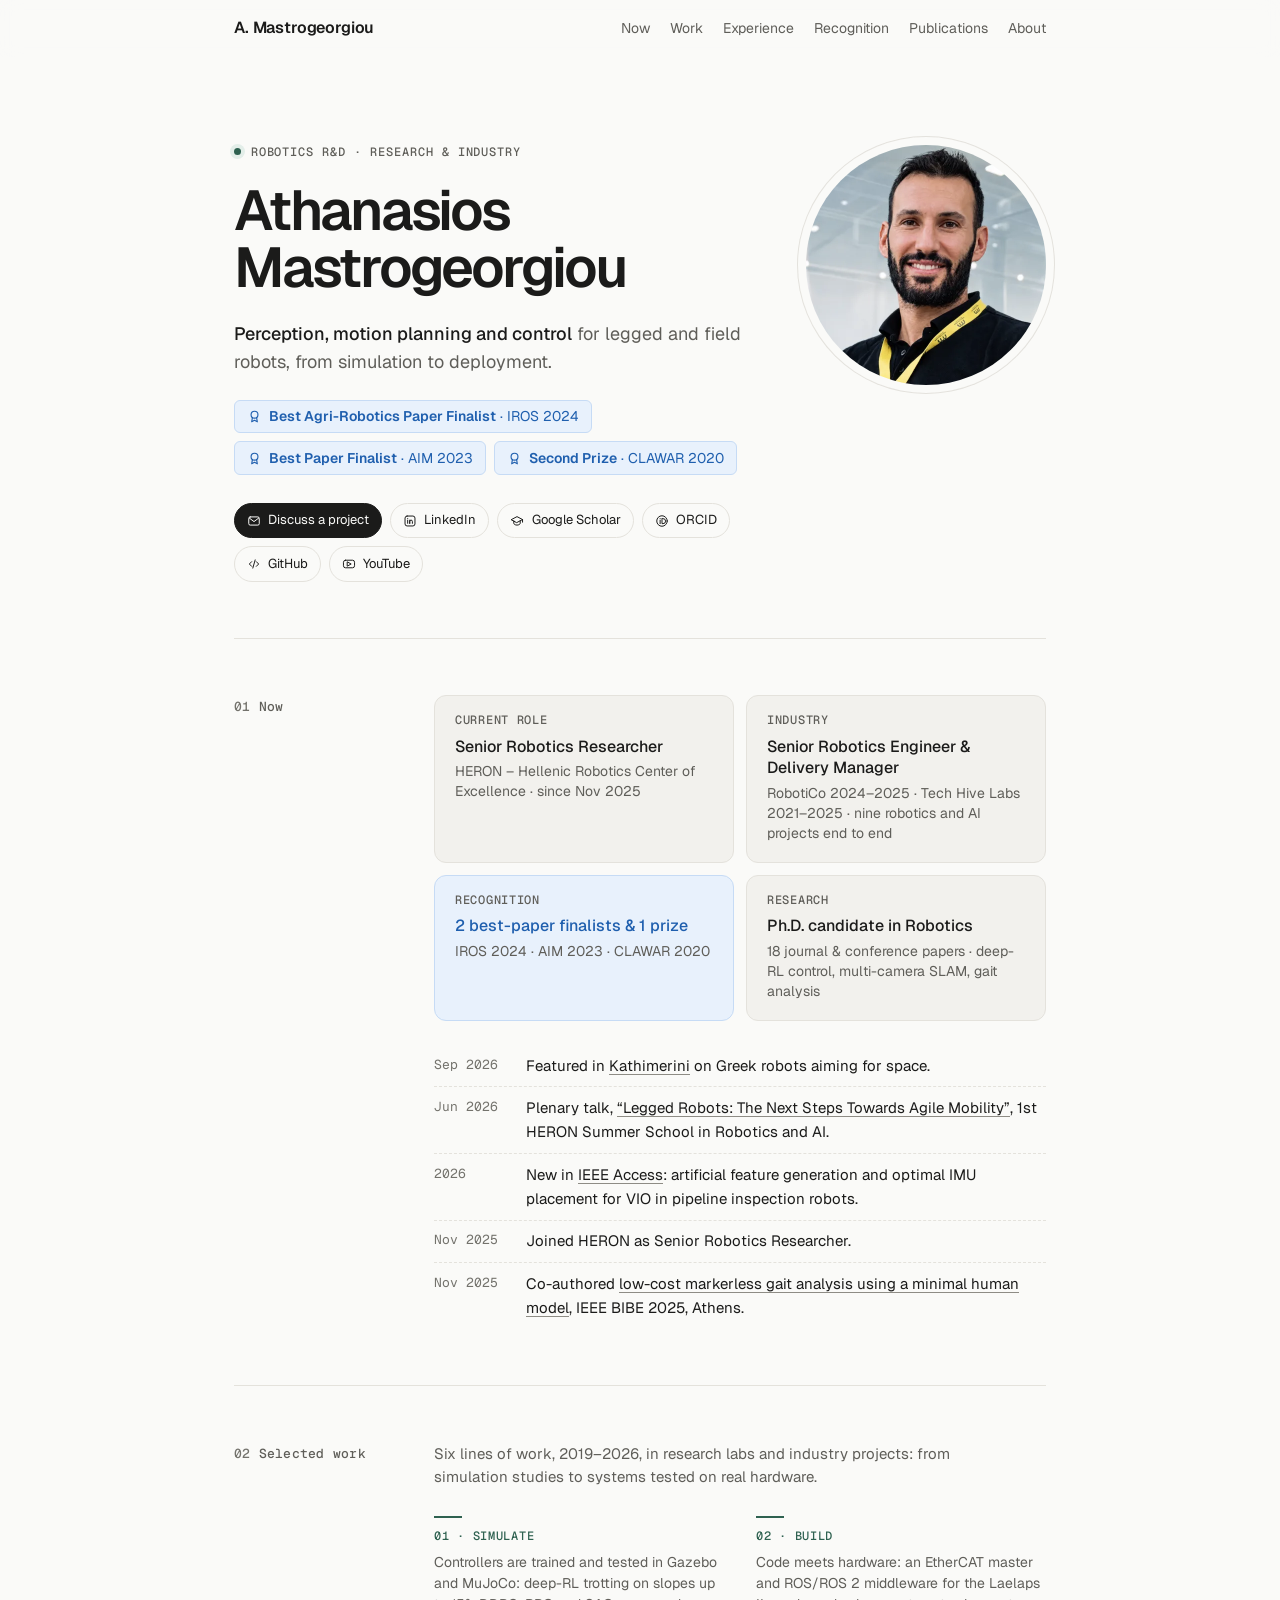
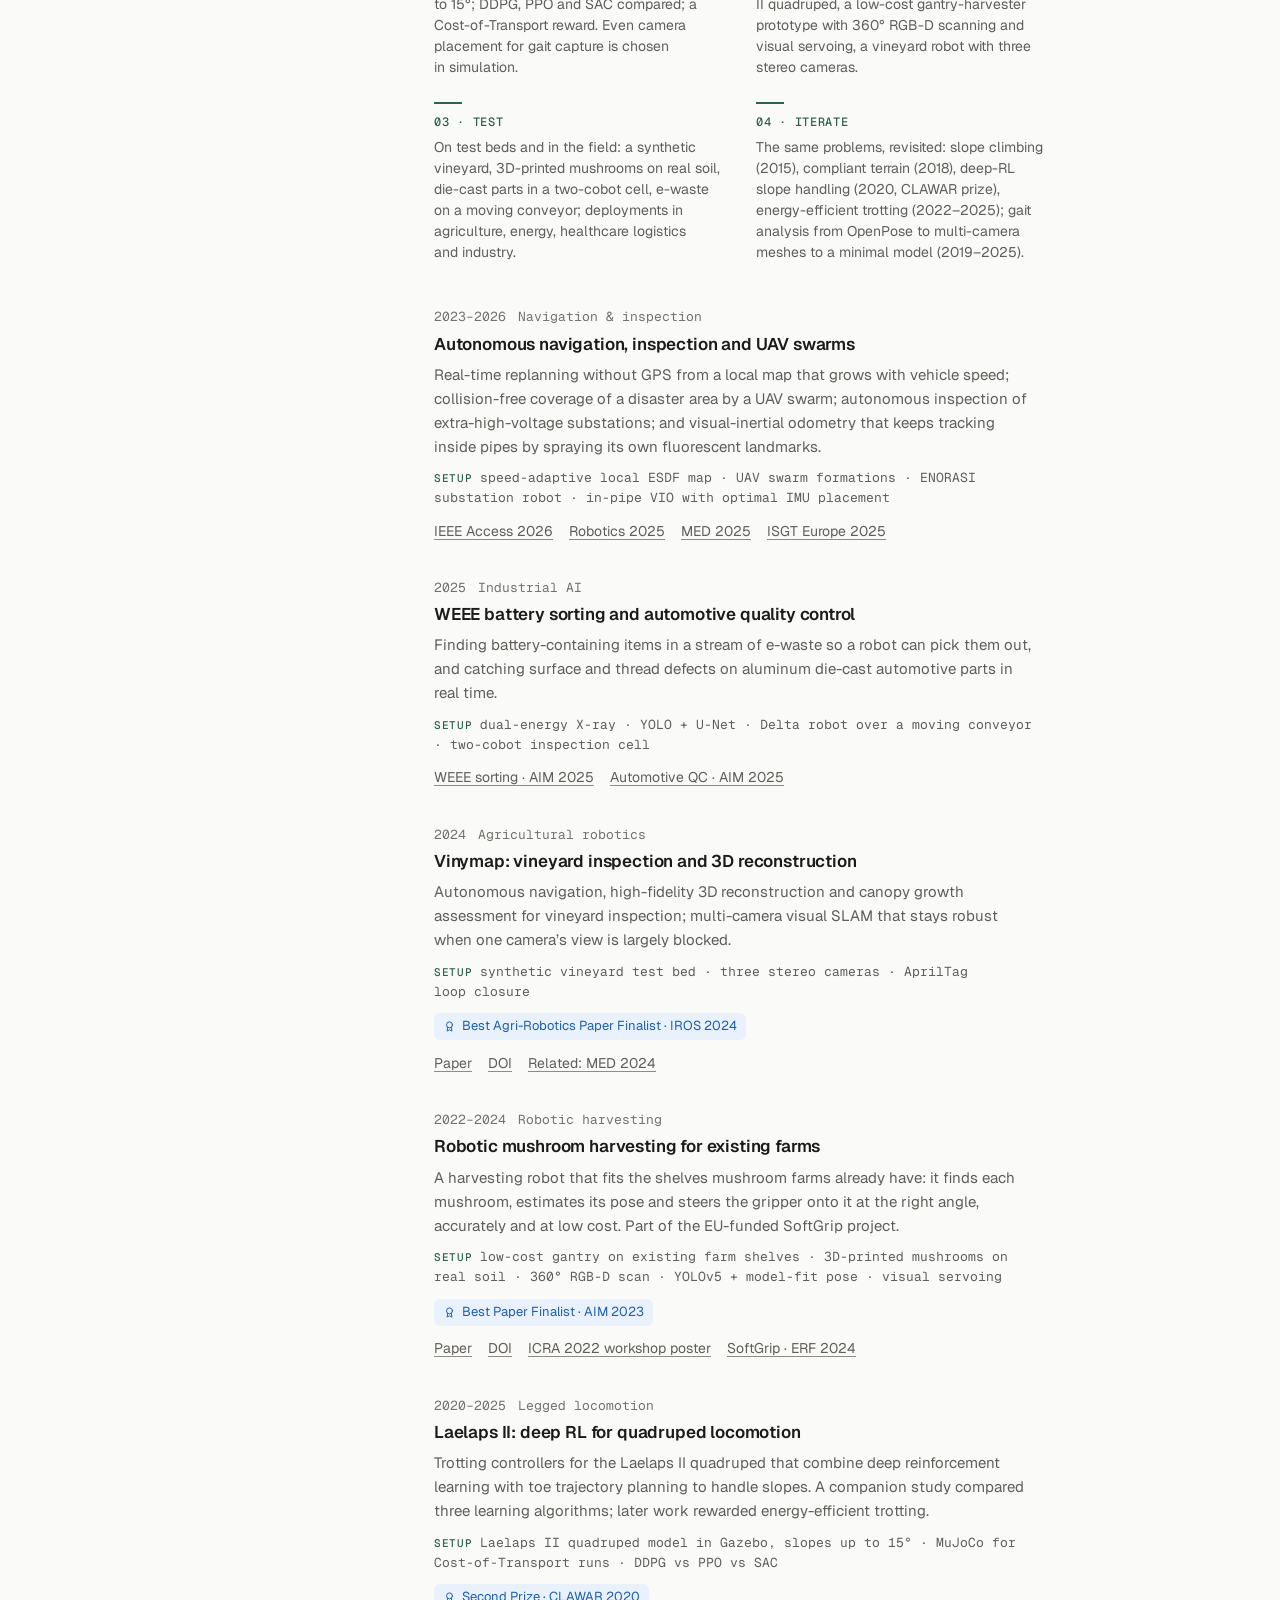
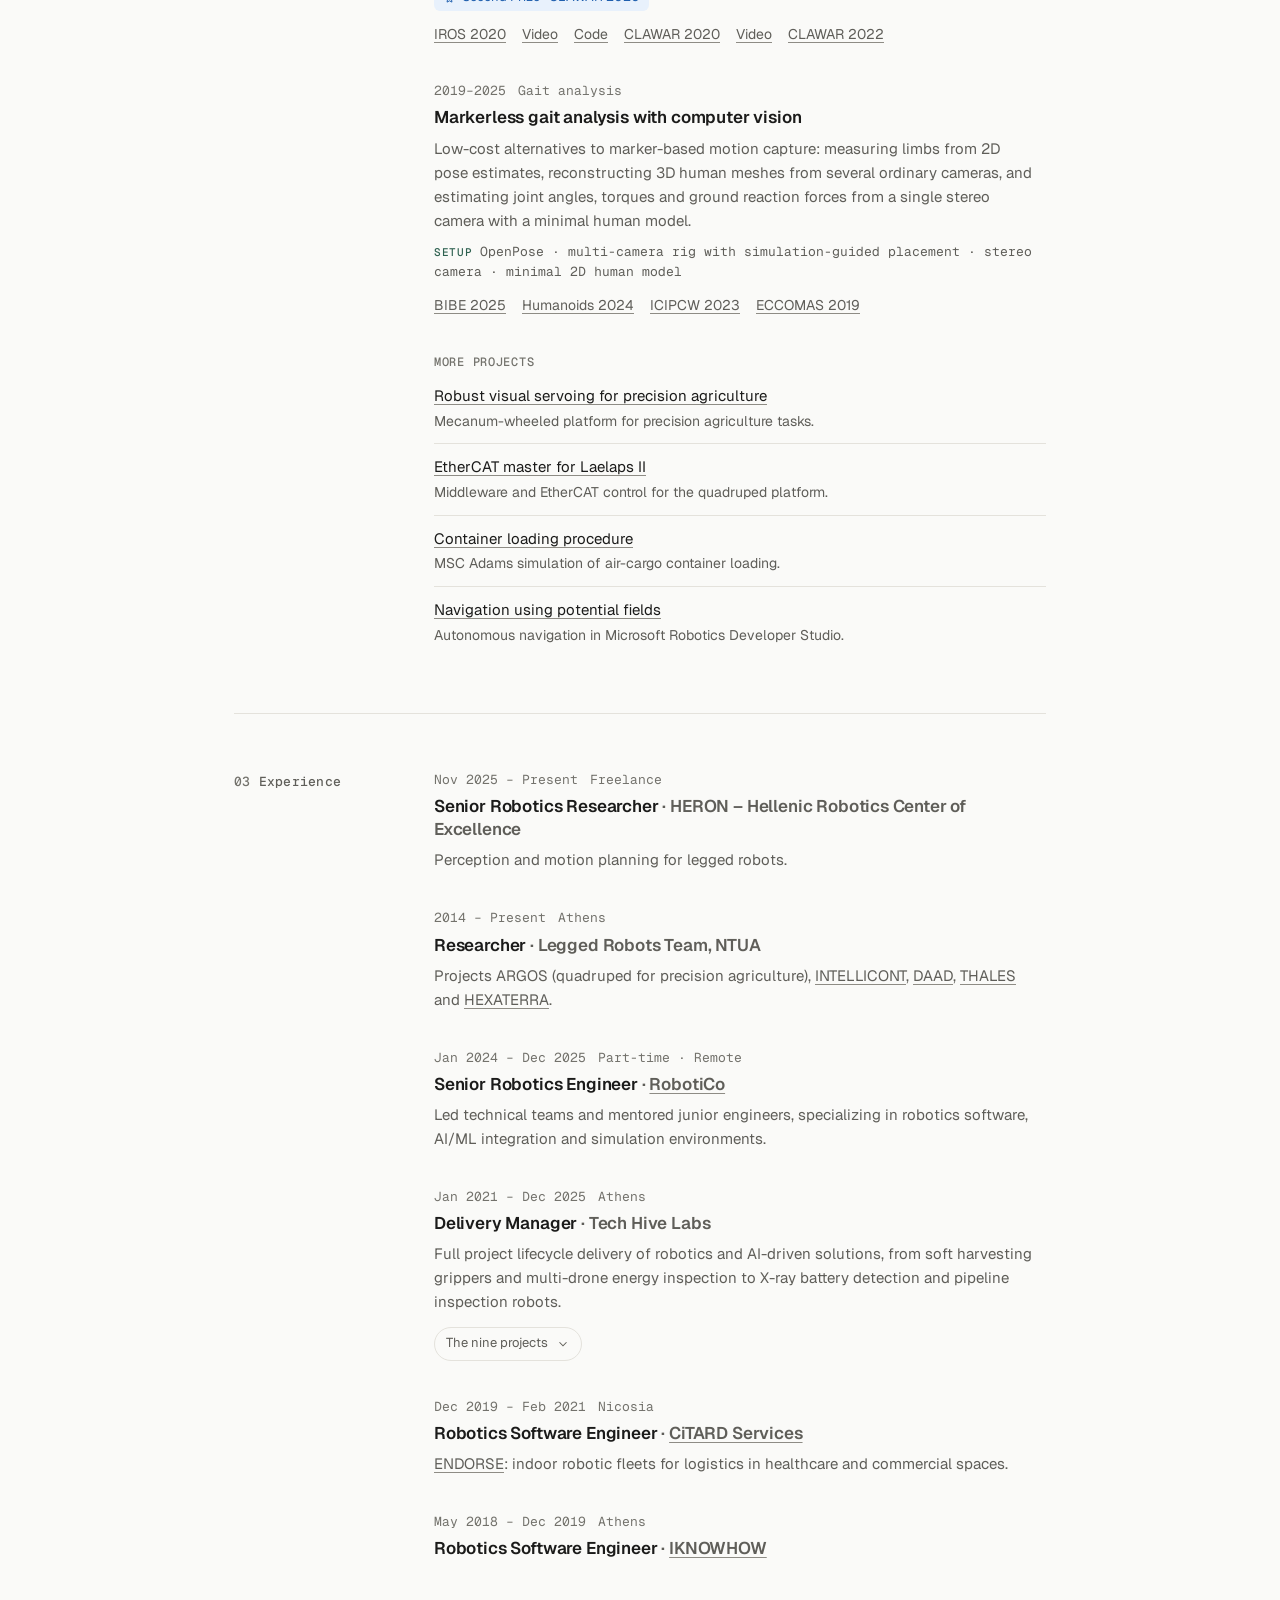
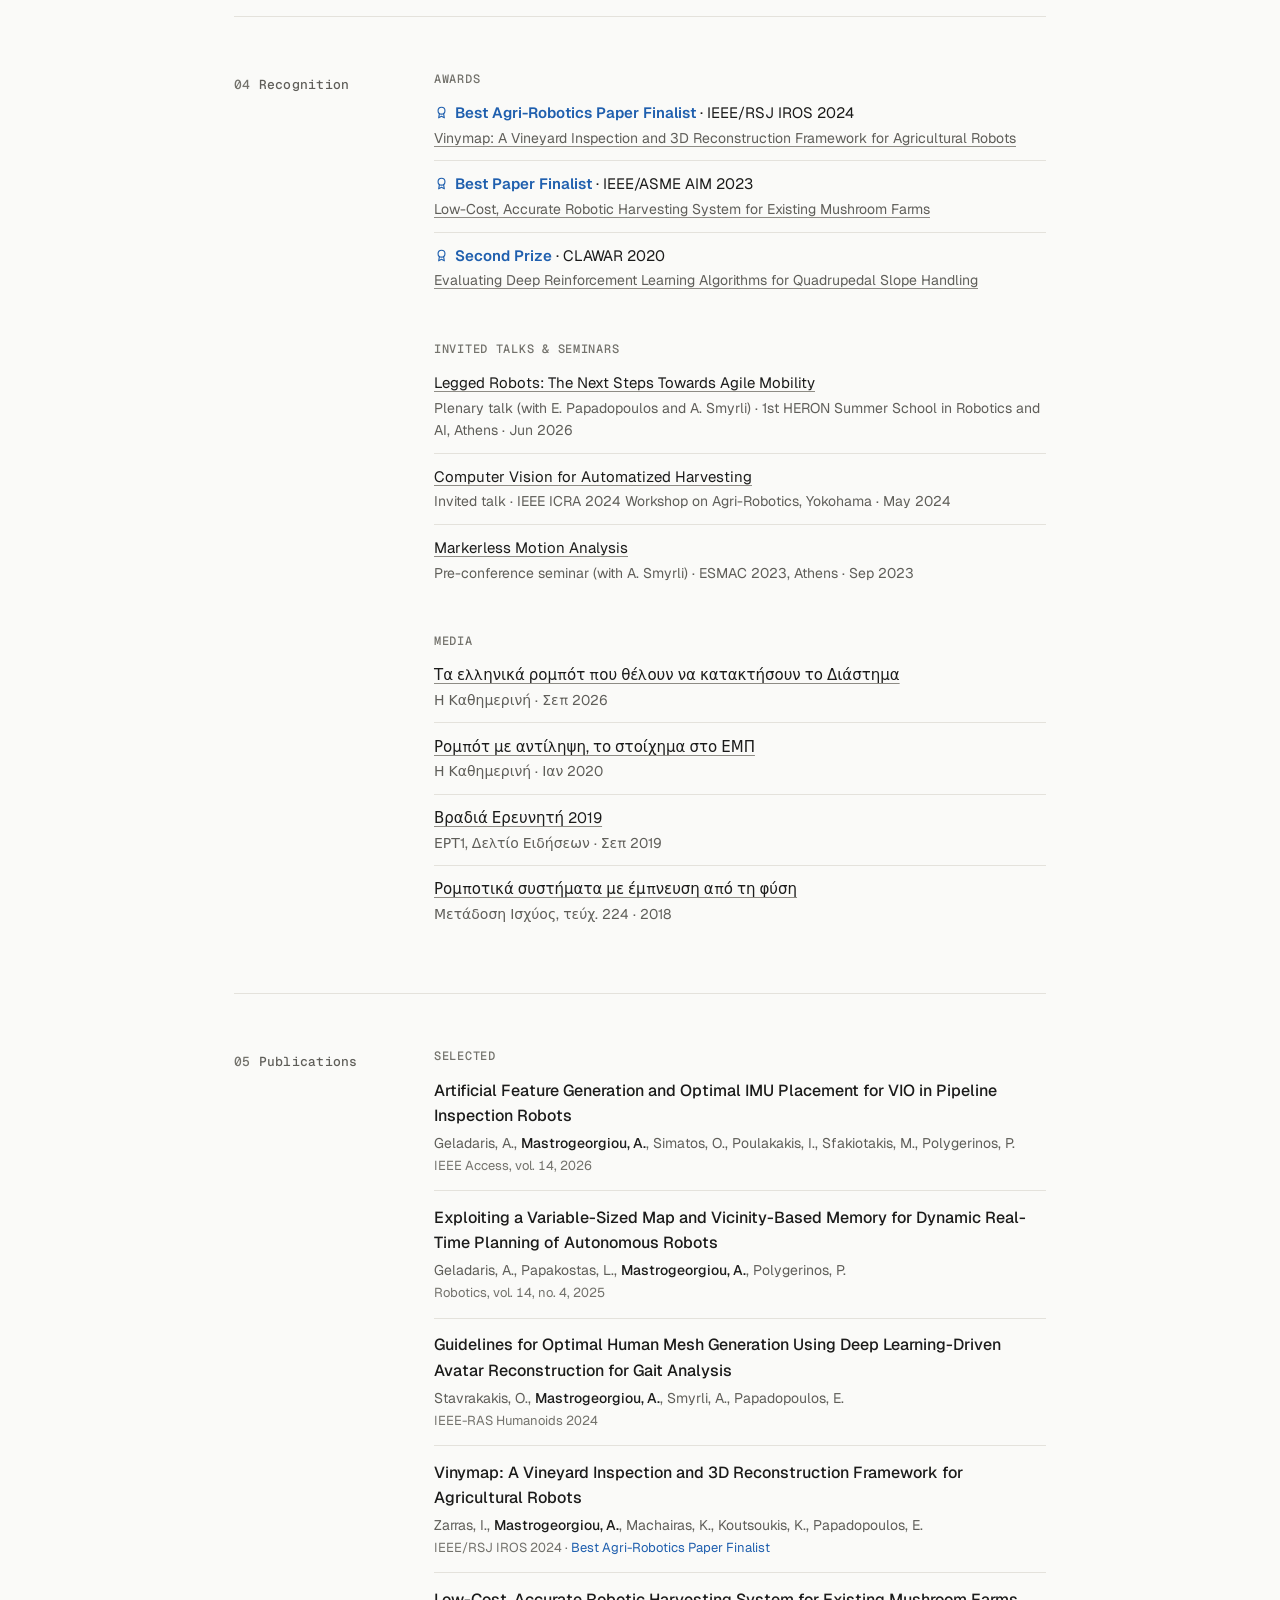
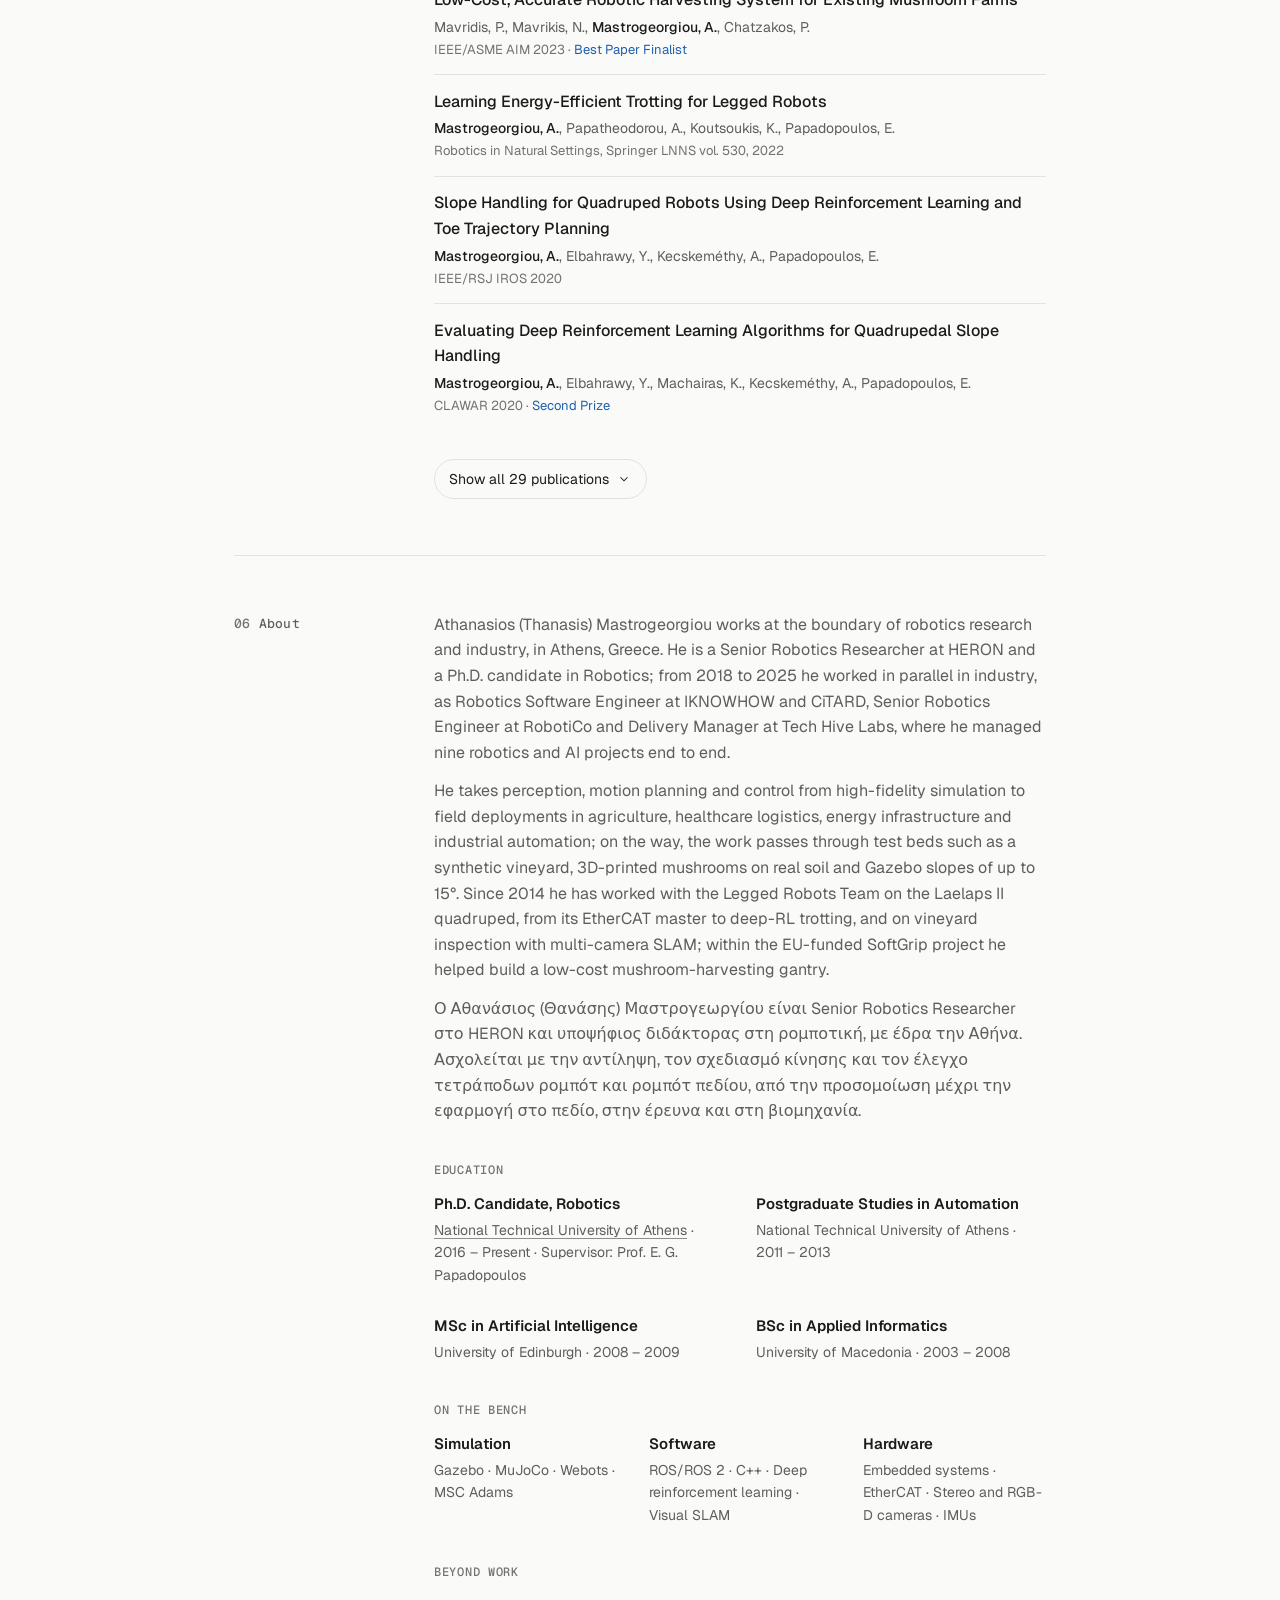
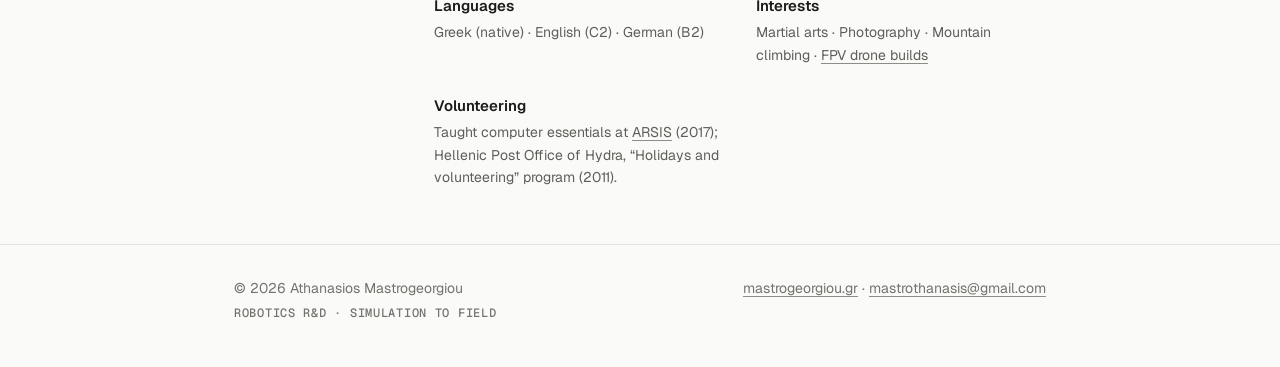
<file: index.html>
<!DOCTYPE html>
<html lang="en">
<head>
	<meta charset="utf-8">
	<meta name="viewport" content="width=device-width, initial-scale=1">
	<title>Athanasios Mastrogeorgiou — Robotics R&amp;D, simulation to field</title>
	<meta name="description" content="Athanasios Mastrogeorgiou, robotics researcher and engineer in Athens, Greece: perception, planning and control for legged and field robots, lab to field.">
	<meta name="author" content="Athanasios Mastrogeorgiou">
	<meta name="google-site-verification" content="UVL8eoiH9ClVKb3MD8ViUsMqmoFBZj9ao8wGdy-_my0">
	<meta name="color-scheme" content="light dark">
	<meta name="theme-color" content="#fafaf8" media="(prefers-color-scheme: light)">
	<meta name="theme-color" content="#121211" media="(prefers-color-scheme: dark)">
	<meta property="og:type" content="profile">
	<meta property="og:site_name" content="Athanasios Mastrogeorgiou">
	<meta property="og:title" content="Athanasios Mastrogeorgiou — Robotics R&amp;D, simulation to field">
	<meta property="og:description" content="Robotics R&amp;D from simulation to the field: perception, motion planning and control for legged and field robots.">
	<meta property="og:url" content="https://mastrogeorgiou.gr/">
	<meta property="og:image" content="https://mastrogeorgiou.gr/assets/og-card.jpg">
	<meta property="og:image:width" content="1200">
	<meta property="og:image:height" content="630">
	<meta property="og:image:alt" content="Athanasios Mastrogeorgiou — Robotics R&amp;D, simulation to field">
	<meta name="twitter:card" content="summary_large_image">
	<link rel="canonical" href="https://mastrogeorgiou.gr/">
	<script type="application/ld+json">
	{
		"@context": "https://schema.org",
		"@graph": [
			{
				"@type": "WebSite",
				"@id": "https://mastrogeorgiou.gr/#website",
				"name": "Athanasios Mastrogeorgiou",
				"alternateName": [
					"Thanasis Mastrogeorgiou",
					"mastrogeorgiou.gr"
				],
				"url": "https://mastrogeorgiou.gr/",
				"inLanguage": "en",
				"about": {
					"@id": "https://mastrogeorgiou.gr/#person"
				},
				"publisher": {
					"@id": "https://mastrogeorgiou.gr/#person"
				}
			},
			{
				"@type": "ProfilePage",
				"@id": "https://mastrogeorgiou.gr/#page",
				"url": "https://mastrogeorgiou.gr/",
				"isPartOf": {
					"@id": "https://mastrogeorgiou.gr/#website"
				},
				"inLanguage": "en",
				"dateCreated": "2014-04-02",
				"dateModified": "2026-11-12",
				"mainEntity": {
					"@id": "https://mastrogeorgiou.gr/#person"
				}
			},
			{
				"@type": "Person",
				"@id": "https://mastrogeorgiou.gr/#person",
				"name": "Athanasios Mastrogeorgiou",
				"givenName": "Athanasios",
				"familyName": "Mastrogeorgiou",
				"alternateName": [
					"Thanasis Mastrogeorgiou",
					"Thanassis Mastrogeorgiou",
					"Athanasios S. Mastrogeorgiou",
					"A. S. Mastrogeorgiou",
					"Αθανάσιος Μαστρογεωργίου",
					"Θανάσης Μαστρογεωργίου"
				],
				"url": "https://mastrogeorgiou.gr/",
				"image": {
					"@type": "ImageObject",
					"url": "https://mastrogeorgiou.gr/assets/img/portrait-960.jpg",
					"contentUrl": "https://mastrogeorgiou.gr/assets/img/portrait-960.jpg",
					"width": 960,
					"height": 960,
					"caption": "Portrait of Athanasios Mastrogeorgiou"
				},
				"email": "mailto:mastrothanasis@gmail.com",
				"identifier": {
					"@type": "PropertyValue",
					"propertyID": "ORCID",
					"value": "0000-0002-2910-3930",
					"url": "https://orcid.org/0000-0002-2910-3930"
				},
				"jobTitle": "Senior Robotics Researcher",
				"hasOccupation": [
					{
						"@type": "Occupation",
						"name": "Robotics Researcher"
					},
					{
						"@type": "Occupation",
						"name": "Robotics Engineer"
					}
				],
				"description": "Senior Robotics Researcher at HERON and Ph.D. candidate in Robotics; formerly Senior Robotics Engineer at RobotiCo and Delivery Manager at Tech Hive Labs. Takes perception, motion planning and control for legged and field robots from high-fidelity simulation to field deployment in agriculture, healthcare logistics, energy infrastructure and industrial automation.",
				"worksFor": {
					"@type": "Organization",
					"name": "HERON – Hellenic Robotics Center of Excellence",
					"@id": "https://heron-robotics-coe.eu/#organization",
					"url": "https://heron-robotics-coe.eu/"
				},
				"affiliation": {
					"@id": "https://www.ntua.gr/#organization"
				},
				"alumniOf": [
					{
						"@id": "https://www.ntua.gr/#organization"
					},
					{
						"@id": "https://www.ed.ac.uk/#organization"
					},
					{
						"@id": "https://www.uom.gr/#organization"
					}
				],
				"hasCredential": [
					{
						"@type": "EducationalOccupationalCredential",
						"name": "Postgraduate Studies in Automation",
						"credentialCategory": "degree",
						"recognizedBy": {
							"@id": "https://www.ntua.gr/#organization"
						},
						"dateCreated": "2013"
					},
					{
						"@type": "EducationalOccupationalCredential",
						"name": "MSc in Artificial Intelligence",
						"credentialCategory": "degree",
						"recognizedBy": {
							"@id": "https://www.ed.ac.uk/#organization"
						},
						"dateCreated": "2009"
					},
					{
						"@type": "EducationalOccupationalCredential",
						"name": "BSc in Applied Informatics",
						"credentialCategory": "degree",
						"recognizedBy": {
							"@id": "https://www.uom.gr/#organization"
						},
						"dateCreated": "2008"
					}
				],
				"award": [
					"Best Agri-Robotics Paper Finalist, IEEE/RSJ IROS 2024",
					"Best Paper Finalist, IEEE/ASME AIM 2023",
					"Second Prize, CLAWAR 2020"
				],
				"homeLocation": {
					"@type": "Place",
					"address": {
						"@type": "PostalAddress",
						"addressLocality": "Athens",
						"addressCountry": "GR"
					}
				},
				"knowsLanguage": [
					"el",
					"en"
				],
				"knowsAbout": [
					"Legged robots",
					"Quadruped locomotion",
					"Robot perception",
					"Motion planning",
					"Robot control",
					"Deep reinforcement learning",
					"Visual SLAM",
					"Agricultural robotics",
					"Field robotics",
					"Inspection robots",
					"Robot simulation",
					"ROS"
				],
				"performerIn": [
					{
						"@type": "Event",
						"name": "Legged Robots: The Next Steps Towards Agile Mobility",
						"startDate": "2026-06",
						"location": {
							"@type": "Place",
							"name": "Athens",
							"address": {
								"@type": "PostalAddress",
								"addressLocality": "Athens",
								"addressCountry": "GR"
							}
						},
						"url": "https://heron-robotics-coe.eu/1st-summer-school-in-robotics-and-ai/",
						"performer": {
							"@id": "https://mastrogeorgiou.gr/#person"
						},
						"description": "Plenary talk, 1st HERON Summer School in Robotics and AI"
					},
					{
						"@type": "Event",
						"name": "Computer Vision for Automatized Harvesting",
						"startDate": "2024-05",
						"location": {
							"@type": "Place",
							"name": "Yokohama",
							"address": {
								"@type": "PostalAddress",
								"addressLocality": "Yokohama",
								"addressCountry": "JP"
							}
						},
						"url": "https://www.santannapisa.it/en/icra-2024-workshop-agri-robotics",
						"performer": {
							"@id": "https://mastrogeorgiou.gr/#person"
						},
						"description": "Invited talk, IEEE ICRA 2024 Workshop on Agri-Robotics"
					},
					{
						"@type": "Event",
						"name": "Markerless Motion Analysis",
						"startDate": "2023-09",
						"location": {
							"@type": "Place",
							"name": "Athens",
							"address": {
								"@type": "PostalAddress",
								"addressLocality": "Athens",
								"addressCountry": "GR"
							}
						},
						"url": "https://web.archive.org/web/20231004165451/https://www.esmac2023.org/pre-conference-seminars/",
						"performer": {
							"@id": "https://mastrogeorgiou.gr/#person"
						},
						"description": "Pre-conference seminar, ESMAC 2023 pre-conference seminar"
					}
				],
				"subjectOf": [
					{
						"@type": "NewsArticle",
						"headline": "Τα ελληνικά ρομπότ που θέλουν να κατακτήσουν το Διάστημα",
						"url": "https://www.kathimerini.gr/economy/business/564454018/ta-ellinika-rompot-poy-theloyn-na-kataktisoyn-to-diastima/",
						"datePublished": "2026-09",
						"inLanguage": "el",
						"publisher": {
							"@type": "Organization",
							"name": "Η Καθημερινή",
							"url": "https://www.kathimerini.gr/"
						}
					},
					{
						"@type": "NewsArticle",
						"headline": "Ρομπότ με αντίληψη, το στοίχημα στο ΕΜΠ",
						"url": "https://www.kathimerini.gr/society/1061170/rompot-me-antilipsi-to-stoichima-sto-emp/",
						"datePublished": "2020-01",
						"inLanguage": "el",
						"publisher": {
							"@type": "Organization",
							"name": "Η Καθημερινή",
							"url": "https://www.kathimerini.gr/"
						}
					}
				],
				"sameAs": [
					"https://www.linkedin.com/in/mastrogeorgiou",
					"https://scholar.google.com/citations?user=yvxz7GUAAAAJ",
					"https://orcid.org/0000-0002-2910-3930",
					"https://github.com/mastns",
					"https://www.researchgate.net/profile/Athanasios-Mastrogeorgiou",
					"https://www.semanticscholar.org/author/Athanasios-S.-Mastrogeorgiou/1572221899",
					"https://dblp.org/pid/285/2992.html",
					"https://ieeexplore.ieee.org/author/37088688942",
					"https://www.scopus.com/authid/detail.uri?authorId=57219112598",
					"https://openalex.org/A5090225834",
					"https://arxiv.org/a/0000-0002-2910-3930.html",
					"https://www.youtube.com/@mastrogeorgiou"
				]
			},
			{
				"@type": "CollegeOrUniversity",
				"name": "National Technical University of Athens",
				"@id": "https://www.ntua.gr/#organization",
				"url": "https://www.ntua.gr/",
				"sameAs": [
					"https://www.wikidata.org/wiki/Q1640726",
					"https://ror.org/03cx6bg69"
				]
			},
			{
				"@type": "CollegeOrUniversity",
				"name": "University of Edinburgh",
				"@id": "https://www.ed.ac.uk/#organization",
				"url": "https://www.ed.ac.uk/",
				"sameAs": [
					"https://www.wikidata.org/wiki/Q160302",
					"https://ror.org/01nrxwf90"
				]
			},
			{
				"@type": "CollegeOrUniversity",
				"name": "University of Macedonia",
				"@id": "https://www.uom.gr/#organization",
				"url": "https://www.uom.gr/",
				"sameAs": [
					"https://www.wikidata.org/wiki/Q1637117",
					"https://ror.org/05fg6gr82"
				]
			},
			{
				"@type": "ScholarlyArticle",
				"@id": "https://doi.org/10.1109/IROS58592.2024.10801409",
				"headline": "Vinymap: A Vineyard Inspection and 3D Reconstruction Framework for Agricultural Robots",
				"author": [
					{
						"@type": "Person",
						"name": "I. Zarras"
					},
					{
						"@id": "https://mastrogeorgiou.gr/#person"
					},
					{
						"@type": "Person",
						"name": "K. Machairas"
					},
					{
						"@type": "Person",
						"name": "K. Koutsoukis"
					},
					{
						"@type": "Person",
						"name": "E. Papadopoulos"
					}
				],
				"datePublished": "2024",
				"isPartOf": {
					"@type": "CreativeWork",
					"name": "IEEE/RSJ International Conference on Intelligent Robots and Systems (IROS) 2024"
				},
				"publisher": {
					"@type": "Organization",
					"name": "IEEE"
				},
				"identifier": {
					"@type": "PropertyValue",
					"propertyID": "DOI",
					"value": "10.1109/IROS58592.2024.10801409"
				},
				"sameAs": "https://doi.org/10.1109/IROS58592.2024.10801409",
				"url": "https://nereus.mech.ntua.gr/pdf_ps/IROS24_2447.pdf",
				"award": "Best Agri-Robotics Paper Finalist, IEEE/RSJ IROS 2024",
				"inLanguage": "en"
			},
			{
				"@type": "ScholarlyArticle",
				"@id": "https://doi.org/10.1109/AIM46323.2023.10196219",
				"headline": "Low-Cost, Accurate Robotic Harvesting System for Existing Mushroom Farms",
				"author": [
					{
						"@type": "Person",
						"name": "P. Mavridis"
					},
					{
						"@type": "Person",
						"name": "N. Mavrikis"
					},
					{
						"@id": "https://mastrogeorgiou.gr/#person"
					},
					{
						"@type": "Person",
						"name": "P. Chatzakos"
					}
				],
				"datePublished": "2023",
				"isPartOf": {
					"@type": "CreativeWork",
					"name": "IEEE/ASME International Conference on Advanced Intelligent Mechatronics (AIM) 2023"
				},
				"publisher": {
					"@type": "Organization",
					"name": "IEEE"
				},
				"identifier": {
					"@type": "PropertyValue",
					"propertyID": "DOI",
					"value": "10.1109/AIM46323.2023.10196219"
				},
				"sameAs": "https://doi.org/10.1109/AIM46323.2023.10196219",
				"url": "https://doi.org/10.1109/AIM46323.2023.10196219",
				"award": "Best Paper Finalist, IEEE/ASME AIM 2023",
				"inLanguage": "en"
			},
			{
				"@type": "ScholarlyArticle",
				"@id": "https://doi.org/10.13180/clawar.2020.24-26.08.58",
				"headline": "Evaluating Deep Reinforcement Learning Algorithms for Quadrupedal Slope Handling",
				"author": [
					{
						"@id": "https://mastrogeorgiou.gr/#person"
					},
					{
						"@type": "Person",
						"name": "Y. Elbahrawy"
					},
					{
						"@type": "Person",
						"name": "K. Machairas"
					},
					{
						"@type": "Person",
						"name": "A. Kecskeméthy"
					},
					{
						"@type": "Person",
						"name": "E. Papadopoulos"
					}
				],
				"datePublished": "2020",
				"isPartOf": {
					"@type": "CreativeWork",
					"name": "CLAWAR 2020"
				},
				"identifier": {
					"@type": "PropertyValue",
					"propertyID": "DOI",
					"value": "10.13180/clawar.2020.24-26.08.58"
				},
				"sameAs": "https://doi.org/10.13180/clawar.2020.24-26.08.58",
				"url": "https://nereus.mech.ntua.gr/pdf_ps/CLAWAR20.pdf",
				"award": "Second Prize, CLAWAR 2020",
				"inLanguage": "en"
			}
		]
	}
	</script>
	<link rel="icon" href="favicon.ico" sizes="32x32">
	<link rel="icon" href="assets/icon.svg" type="image/svg+xml">
	<link rel="icon" href="assets/icon-96.png" type="image/png" sizes="96x96">
	<link rel="apple-touch-icon" href="assets/apple-touch-icon.png">
	<link rel="manifest" href="site.webmanifest">
	<link rel="preconnect" href="https://fonts.googleapis.com">
	<link rel="preconnect" href="https://fonts.gstatic.com" crossorigin>
	<link href="https://fonts.googleapis.com/css2?family=Geist:wght@400..600&family=Geist+Mono:wght@400;500&display=swap" rel="stylesheet">
	<link rel="stylesheet" href="assets/style.css?v=2026-11-10">

	<!-- Google tag (gtag.js) -->
	<script async src="https://www.googletagmanager.com/gtag/js?id=G-YNJPV5R53L"></script>
	<script>
		window.dataLayer = window.dataLayer || [];
		function gtag(){dataLayer.push(arguments);}
		gtag('js', new Date());
		gtag('config', 'G-YNJPV5R53L');
	</script>
</head>
<body>

<svg width="0" height="0" style="position:absolute" aria-hidden="true" focusable="false">
	<symbol id="i-mail" viewBox="0 0 24 24"><rect x="3" y="5" width="18" height="14" rx="2.5"/><path d="m4 7 8 6 8-6"/></symbol>
	<symbol id="i-in" viewBox="0 0 24 24"><rect x="3.5" y="3.5" width="17" height="17" rx="3.5"/><path d="M8 10.5V16M8 7.6v.1M11.5 16v-3.2a2.3 2.3 0 0 1 4.6 0V16M11.5 10.5V16"/></symbol>
	<symbol id="i-scholar" viewBox="0 0 24 24"><path d="m2.5 9.5 9.5-5 9.5 5-9.5 5z"/><path d="M6.5 11.7V16c0 1.5 2.5 3 5.5 3s5.5-1.5 5.5-3v-4.3M21.5 9.5V14"/></symbol>
	<symbol id="i-orcid" viewBox="0 0 24 24"><circle cx="12" cy="12" r="9"/><path d="M8.8 10.5V16.5M8.8 7.6v.1M12 7.8v8.7h1.8a4.35 4.35 0 0 0 0-8.7z"/></symbol>
	<symbol id="i-award" viewBox="0 0 24 24"><circle cx="12" cy="9" r="5.5"/><path d="m8.7 13.4-1.2 7.1 4.5-2.4 4.5 2.4-1.2-7.1"/></symbol>
	<symbol id="i-chev" viewBox="0 0 24 24"><path d="m6 9 6 6 6-6"/></symbol>
	<symbol id="i-code" viewBox="0 0 24 24"><path d="m8 8-4 4 4 4M16 8l4 4-4 4M14 5l-4 14"/></symbol>
	<symbol id="i-play" viewBox="0 0 24 24"><rect x="2.5" y="5.5" width="19" height="13" rx="3.5"/><path d="m9.5 8.6 6.2 3.4-6.2 3.4z"/></symbol>
</svg>

<a class="skip" href="#main">Skip to content</a>

<header class="top">
	<div class="wrap">
		<a class="mark" href="#">A. Mastrogeorgiou</a>
		<nav aria-label="Sections">
			<a href="#now">Now</a>
			<a href="#work">Work</a>
			<a href="#experience">Experience</a>
			<a href="#recognition">Recognition</a>
			<a href="#publications">Publications</a>
			<a href="#about">About</a>
		</nav>
	</div>
</header>

<main id="main" class="wrap">

	<section class="intro" aria-label="Introduction">
		<div>
			<p class="eyebrow"><span class="dot" aria-hidden="true"></span>Robotics R&amp;D · Research &amp; industry</p>
			<h1>Athanasios<br>Mastrogeorgiou</h1>
			<p class="lede"><strong>Perception, motion planning and control</strong> for legged and field robots, from simulation to deployment.</p>
			<ul class="awards" role="list" aria-label="Awards">
				<li><a href="#recognition"><svg aria-hidden="true"><use href="#i-award"/></svg><span><strong>Best Agri-Robotics Paper Finalist</strong>&nbsp;· IROS&nbsp;2024</span></a></li>
				<li><a href="#recognition"><svg aria-hidden="true"><use href="#i-award"/></svg><span><strong>Best Paper Finalist</strong>&nbsp;· AIM&nbsp;2023</span></a></li>
				<li><a href="#recognition"><svg aria-hidden="true"><use href="#i-award"/></svg><span><strong>Second Prize</strong>&nbsp;· CLAWAR&nbsp;2020</span></a></li>
			</ul>
			<div class="links">
				<a class="primary" href="mailto:mastrothanasis@gmail.com"><svg aria-hidden="true"><use href="#i-mail"/></svg>Discuss a project</a>
				<a href="https://www.linkedin.com/in/mastrogeorgiou" rel="me"><svg aria-hidden="true"><use href="#i-in"/></svg>LinkedIn</a>
				<a href="https://scholar.google.com/citations?user=yvxz7GUAAAAJ" rel="me"><svg aria-hidden="true"><use href="#i-scholar"/></svg>Google Scholar</a>
				<a href="https://orcid.org/0000-0002-2910-3930" rel="me"><svg aria-hidden="true"><use href="#i-orcid"/></svg>ORCID</a>
				<a href="https://github.com/mastns" rel="me"><svg aria-hidden="true"><use href="#i-code"/></svg>GitHub</a>
				<a href="https://www.youtube.com/@mastrogeorgiou" rel="me"><svg aria-hidden="true"><use href="#i-play"/></svg>YouTube</a>
			</div>
		</div>
		<picture>
			<source srcset="assets/img/portrait-480.webp 480w, assets/img/portrait-960.webp 960w" sizes="(max-width: 760px) 128px, 240px" type="image/webp">
			<img class="portrait" src="assets/img/portrait-480.jpg" srcset="assets/img/portrait-480.jpg 480w, assets/img/portrait-960.jpg 960w" sizes="(max-width: 760px) 128px, 240px" width="240" height="240" alt="Portrait of Athanasios Mastrogeorgiou">
		</picture>
	</section>

	<section class="section" id="now">
		<h2><span class="n" aria-hidden="true">01</span>Now</h2>
		<div class="now">
			<div class="now-grid">
				<div class="card">
					<div class="k">Current role</div>
					<div class="v">Senior Robotics Researcher</div>
					<div class="s">HERON – Hellenic Robotics Center of Excellence · since Nov 2025</div>
				</div>
				<div class="card">
					<div class="k">Industry</div>
					<div class="v">Senior Robotics Engineer &amp; Delivery Manager</div>
					<div class="s">RobotiCo 2024–2025 · Tech Hive Labs 2021–2025 · nine robotics and AI projects end to end</div>
				</div>
				<div class="card award">
					<div class="k">Recognition</div>
					<div class="v">2 best-paper finalists &amp; 1 prize</div>
					<div class="s">IROS 2024 · AIM 2023 · CLAWAR 2020</div>
				</div>
				<div class="card">
					<div class="k">Research</div>
					<div class="v">Ph.D. candidate in Robotics</div>
					<div class="s">18 journal &amp; conference papers · deep-RL control, multi-camera SLAM, gait analysis</div>
				</div>
			</div>
			<ul class="updates" role="list" aria-label="Recent updates">
				<li><time datetime="2026-09">Sep 2026</time><span>Featured in <a href="https://www.kathimerini.gr/economy/business/564454018/ta-ellinika-rompot-poy-theloyn-na-kataktisoyn-to-diastima/">Kathimerini</a> on Greek robots aiming for space.</span></li>
				<li><time datetime="2026-06">Jun 2026</time><span>Plenary talk, <a href="https://heron-robotics-coe.eu/1st-summer-school-in-robotics-and-ai/">“Legged Robots: The Next Steps Towards Agile Mobility”</a>, 1st HERON Summer School in Robotics and AI.</span></li>
				<li><time datetime="2026">2026</time><span>New in <a href="https://ieeexplore.ieee.org/document/11622441">IEEE Access</a>: artificial feature generation and optimal IMU placement for VIO in pipeline inspection robots.</span></li>
				<li><time datetime="2025-11">Nov 2025</time><span>Joined HERON as Senior Robotics Researcher.</span></li>
				<li><time datetime="2025-11">Nov 2025</time><span>Co-authored <a href="https://drive.google.com/file/d/10Iz_21KXJPFuOLDt0Pu7L_ElF7lRZpwG/view">low-cost markerless gait analysis using a minimal human model</a>, IEEE BIBE 2025, Athens.</span></li>
			</ul>
		</div>
	</section>

	<section class="section" id="work">
		<h2><span class="n" aria-hidden="true">02</span>Selected work</h2>
		<div>
			<p class="section-intro">Six lines of work, 2019–2026, in research labs and industry projects: from simulation studies to systems tested on real hardware.</p>
			<ol class="pipeline" role="list" aria-label="How the work moves">
				<li><span class="k">01 · Simulate</span><p>Controllers are trained and tested in Gazebo and MuJoCo: deep-RL trotting on slopes up to 15°; DDPG, PPO and SAC compared; a Cost-of-Transport reward. Even camera placement for gait capture is chosen in simulation.</p></li>
				<li><span class="k">02 · Build</span><p>Code meets hardware: an EtherCAT master and ROS/ROS 2 middleware for the Laelaps II quadruped, a low-cost gantry-harvester prototype with 360° RGB-D scanning and visual servoing, a vineyard robot with three stereo cameras.</p></li>
				<li><span class="k">03 · Test</span><p>On test beds and in the field: a synthetic vineyard, 3D-printed mushrooms on real soil, die-cast parts in a two-cobot cell, e-waste on a moving conveyor; deployments in agriculture, energy, healthcare logistics and industry.</p></li>
				<li><span class="k">04 · Iterate</span><p>The same problems, revisited: slope climbing (2015), compliant terrain (2018), deep-RL slope handling (2020, CLAWAR prize), energy-efficient trotting (2022–2025); gait analysis from OpenPose to multi-camera meshes to a minimal model (2019–2025).</p></li>
			</ol>
			<div class="entries">
				<article class="entry">
					<div class="meta"><span>2023–2026</span><span>Navigation &amp; inspection</span></div>
					<h3>Autonomous navigation, inspection and UAV swarms</h3>
					<p>Real-time replanning without GPS from a local map that grows with vehicle speed; collision-free coverage of a disaster area by a UAV swarm; autonomous inspection of extra-high-voltage substations; and visual-inertial odometry that keeps tracking inside pipes by spraying its own fluorescent landmarks.</p>
					<p class="setup"><span class="lbl">Setup</span>speed-adaptive local ESDF map · UAV swarm formations · ENORASI substation robot · in-pipe VIO with optimal IMU placement</p>
					<div class="refs"><a href="https://ieeexplore.ieee.org/document/11622441">IEEE Access 2026</a><a href="https://doi.org/10.3390/robotics14040044">Robotics 2025</a><a href="https://arxiv.org/abs/2512.08028">MED 2025</a><a href="https://doi.org/10.1109/ISGTEurope64741.2025.11305645">ISGT Europe 2025</a></div>
				</article>
				<article class="entry">
					<div class="meta"><span>2025</span><span>Industrial AI</span></div>
					<h3>WEEE battery sorting and automotive quality control</h3>
					<p>Finding battery-containing items in a stream of e-waste so a robot can pick them out, and catching surface and thread defects on aluminum die-cast automotive parts in real time.</p>
					<p class="setup"><span class="lbl">Setup</span>dual-energy X-ray · YOLO + U-Net · Delta robot over a moving conveyor · two-cobot inspection cell</p>
					<div class="refs"><a href="https://arxiv.org/abs/2512.05599">WEEE sorting · AIM 2025</a><a href="https://arxiv.org/abs/2512.05579">Automotive QC · AIM 2025</a></div>
				</article>
				<article class="entry">
					<div class="meta"><span>2024</span><span>Agricultural robotics</span></div>
					<h3>Vinymap: vineyard inspection and 3D reconstruction</h3>
					<p>Autonomous navigation, high-fidelity 3D reconstruction and canopy growth assessment for vineyard inspection; multi-camera visual SLAM that stays robust when one camera’s view is largely blocked.</p>
					<p class="setup"><span class="lbl">Setup</span>synthetic vineyard test bed · three stereo cameras · AprilTag loop closure</p>
					<span class="badge"><svg aria-hidden="true"><use href="#i-award"/></svg>Best Agri-Robotics Paper Finalist&nbsp;· IROS&nbsp;2024</span>
					<div class="refs"><a href="https://nereus.mech.ntua.gr/pdf_ps/IROS24_2447.pdf">Paper</a><a href="https://doi.org/10.1109/IROS58592.2024.10801409">DOI</a><a href="https://drive.google.com/file/d/1Dgw5zuwKGDz3TT8zAC_Q0q1bExp7W0lK/view">Related: MED 2024</a></div>
				</article>
				<article class="entry">
					<div class="meta"><span>2022–2024</span><span>Robotic harvesting</span></div>
					<h3>Robotic mushroom harvesting for existing farms</h3>
					<p>A harvesting robot that fits the shelves mushroom farms already have: it finds each mushroom, estimates its pose and steers the gripper onto it at the right angle, accurately and at low cost. Part of the EU-funded SoftGrip project.</p>
					<p class="setup"><span class="lbl">Setup</span>low-cost gantry on existing farm shelves · 3D-printed mushrooms on real soil · 360° RGB-D scan · YOLOv5 + model-fit pose · visual servoing</p>
					<span class="badge"><svg aria-hidden="true"><use href="#i-award"/></svg>Best Paper Finalist&nbsp;· AIM&nbsp;2023</span>
					<div class="refs"><a href="https://drive.google.com/file/d/151KhLOfF8cjTuMg6yeCr_0fPINv5Hi3-/view">Paper</a><a href="https://doi.org/10.1109/AIM46323.2023.10196219">DOI</a><a href="https://drive.google.com/file/d/1-ywCavrUkhQIY3CkBkC-eNef1Vnrq05l/view">ICRA 2022 workshop poster</a><a href="https://drive.google.com/file/d/1zwPRExdSP2ftl7LrzV72Ggb6HQDhu3mR/view">SoftGrip · ERF 2024</a></div>
				</article>
				<article class="entry">
					<div class="meta"><span>2020–2025</span><span>Legged locomotion</span></div>
					<h3>Laelaps II: deep RL for quadruped locomotion</h3>
					<p>Trotting controllers for the Laelaps II quadruped that combine deep reinforcement learning with toe trajectory planning to handle slopes. A companion study compared three learning algorithms; later work rewarded energy-efficient trotting.</p>
					<p class="setup"><span class="lbl">Setup</span>Laelaps II quadruped model in Gazebo, slopes up to 15° · MuJoCo for Cost-of-Transport runs · DDPG vs PPO vs SAC</p>
					<span class="badge"><svg aria-hidden="true"><use href="#i-award"/></svg>Second Prize&nbsp;· CLAWAR&nbsp;2020</span>
					<div class="refs"><a href="https://nereus.mech.ntua.gr/pdf_ps/iros20b.pdf">IROS 2020</a><a href="https://youtu.be/tbqZYwL_1ns">Video</a><a href="https://github.com/mastns/Laelaps2_DDPG">Code</a><a href="https://nereus.mech.ntua.gr/pdf_ps/CLAWAR20.pdf">CLAWAR 2020</a><a href="https://youtu.be/rqOpLMXtgMk">Video</a><a href="https://nereus.mech.ntua.gr/pdf_ps/CLAWAR22.pdf">CLAWAR 2022</a></div>
				</article>
				<article class="entry">
					<div class="meta"><span>2019–2025</span><span>Gait analysis</span></div>
					<h3>Markerless gait analysis with computer vision</h3>
					<p>Low-cost alternatives to marker-based motion capture: measuring limbs from 2D pose estimates, reconstructing 3D human meshes from several ordinary cameras, and estimating joint angles, torques and ground reaction forces from a single stereo camera with a minimal human model.</p>
					<p class="setup"><span class="lbl">Setup</span>OpenPose · multi-camera rig with simulation-guided placement · stereo camera · minimal 2D human model</p>
					<div class="refs"><a href="https://drive.google.com/file/d/10Iz_21KXJPFuOLDt0Pu7L_ElF7lRZpwG/view">BIBE 2025</a><a href="https://drive.google.com/file/d/1oXblJNNVV3bKBPBX1iPHQZ-cTyxH8sM9/view">Humanoids 2024</a><a href="https://nereus.mech.ntua.gr/pdf_ps/ICIP2023.pdf">ICIPCW 2023</a><a href="https://nereus.mech.ntua.gr/pdf_ps/eccomas19.pdf">ECCOMAS 2019</a></div>
				</article>
			</div>

			<h3 class="subhead">More projects</h3>
			<ul class="list">
				<li><a href="https://youtu.be/DPufTWeh8x0">Robust visual servoing for precision agriculture</a><span class="sub">Mecanum-wheeled platform for precision agriculture tasks.</span></li>
				<li><a href="https://youtu.be/d74moeHpRwQ">EtherCAT master for Laelaps II</a><span class="sub">Middleware and EtherCAT control for the quadruped platform.</span></li>
				<li><a href="https://youtu.be/VjRK_oCzQ3o">Container loading procedure</a><span class="sub">MSC Adams simulation of air-cargo container loading.</span></li>
				<li><a href="https://youtu.be/DnXaaRgfj_Y">Navigation using potential fields</a><span class="sub">Autonomous navigation in Microsoft Robotics Developer Studio.</span></li>
			</ul>
		</div>
	</section>

	<section class="section" id="experience">
		<h2><span class="n" aria-hidden="true">03</span>Experience</h2>
		<div class="entries">
			<article class="entry">
				<div class="meta"><span>Nov 2025 – Present</span><span>Freelance</span></div>
				<h3>Senior Robotics Researcher <span class="org">· HERON – Hellenic Robotics Center of Excellence</span></h3>
				<p>Perception and motion planning for legged robots.</p>
			</article>
			<article class="entry">
				<div class="meta"><span>2014 – Present</span><span>Athens</span></div>
				<h3>Researcher <span class="org">· Legged Robots Team, NTUA</span></h3>
				<p>Projects ARGOS (quadruped for precision agriculture), <a href="https://web.archive.org/web/20230926020058/https://intellicont.eu/">INTELLICONT</a>, <a href="https://www.uni-due.de/mechanikb/aktuelles/daad-hpg16.php">DAAD</a>, <a href="https://web.archive.org/web/20201127134139/https://thalis-legrobot.mech.ntua.gr/">THALES</a> and <a href="https://www.youtube.com/watch?v=ZsNOUWJ9FpQ&amp;t=43s">HEXATERRA</a>.</p>
			</article>
			<article class="entry">
				<div class="meta"><span>Jan 2024 – Dec 2025</span><span>Part-time · Remote</span></div>
				<h3>Senior Robotics Engineer <span class="org">· <a href="https://robotico.gr/">RobotiCo</a></span></h3>
				<p>Led technical teams and mentored junior engineers, specializing in robotics software, AI/ML integration and simulation environments.</p>
			</article>
			<article class="entry">
				<div class="meta"><span>Jan 2021 – Dec 2025</span><span>Athens</span></div>
				<h3>Delivery Manager <span class="org">· Tech Hive Labs</span></h3>
				<p>Full project lifecycle delivery of robotics and AI-driven solutions, from soft harvesting grippers and multi-drone energy inspection to X-ray battery detection and pipeline inspection robots.</p>
				<details class="fold projects">
					<summary><span class="more">The nine projects</span><span class="less">Hide the nine projects</span><svg class="chev" width="14" height="14" aria-hidden="true" style="fill:none;stroke:currentColor;stroke-width:1.8"><use href="#i-chev"/></svg></summary>
					<dl>
						<div><dt>SOFTGRIP</dt><dd>Soft robotic gripper for delicate produce harvesting, with imitation-learning control.</dd></div>
						<div><dt>AUTOPSY</dt><dd>Multi-drone inspection system for critical energy infrastructure.</dd></div>
						<div><dt>ODIN</dt><dd>AI for healthcare delivery in leading European hospitals.</dd></div>
						<div><dt>INSIGHT</dt><dd>Integrated robotic system for autonomous inspection of extra-high-voltage centers and substations.</dd></div>
						<div><dt>PARSEC</dt><dd>Parcel and letter security for postal and express-courier logistics.</dd></div>
						<div><dt>GRINNER</dt><dd>Waste-management system with AI battery detection through X-ray imaging and robotic pick-and-place.</dd></div>
						<div><dt>TUBERS</dt><dd>Scalable, modular robots for pipeline inspection and repair.</dd></div>
						<div><dt>PALPABLE</dt><dd>Multi-sensor tool for minimally invasive surgery.</dd></div>
						<div><dt>SoliDAIR</dt><dd>Faster, robust adoption of data-driven AI and robotics in industrial production.</dd></div>
					</dl>
				</details>
			</article>
			<article class="entry">
				<div class="meta"><span>Dec 2019 – Feb 2021</span><span>Nicosia</span></div>
				<h3>Robotics Software Engineer <span class="org">· <a href="https://www.citard-serv.com/">CiTARD Services</a></span></h3>
				<p><a href="https://web.archive.org/web/20231003103501/https://www.project-endorse.eu/">ENDORSE</a>: indoor robotic fleets for logistics in healthcare and commercial spaces.</p>
			</article>
			<article class="entry">
				<div class="meta"><span>May 2018 – Dec 2019</span><span>Athens</span></div>
				<h3>Robotics Software Engineer <span class="org">· <a href="https://www.iknowhow.com/">IKNOWHOW</a></span></h3>
			</article>
		</div>
	</section>

	<section class="section" id="recognition">
		<h2><span class="n" aria-hidden="true">04</span>Recognition</h2>
		<div>
			<h3 class="subhead">Awards</h3>
			<ul class="list">
				<li class="award"><strong><svg aria-hidden="true"><use href="#i-award"/></svg>Best Agri-Robotics Paper Finalist</strong>&nbsp;· <span class="nobr">IEEE/RSJ IROS 2024</span><span class="sub"><a href="https://doi.org/10.1109/IROS58592.2024.10801409">Vinymap: A Vineyard Inspection and 3D Reconstruction Framework for Agricultural Robots</a></span></li>
				<li class="award"><strong><svg aria-hidden="true"><use href="#i-award"/></svg>Best Paper Finalist</strong>&nbsp;· <span class="nobr">IEEE/ASME AIM 2023</span><span class="sub"><a href="https://doi.org/10.1109/AIM46323.2023.10196219">Low-Cost, Accurate Robotic Harvesting System for Existing Mushroom Farms</a></span></li>
				<li class="award"><strong><svg aria-hidden="true"><use href="#i-award"/></svg>Second Prize</strong>&nbsp;· <span class="nobr">CLAWAR 2020</span><span class="sub"><a href="https://doi.org/10.13180/clawar.2020.24-26.08.58">Evaluating Deep Reinforcement Learning Algorithms for Quadrupedal Slope Handling</a></span></li>
			</ul>

			<h3 class="subhead">Invited talks &amp; seminars</h3>
			<ul class="list">
				<li><a href="https://heron-robotics-coe.eu/1st-summer-school-in-robotics-and-ai/">Legged Robots: The Next Steps Towards Agile Mobility</a><span class="sub">Plenary talk (with E. Papadopoulos and A. Smyrli) · 1st HERON Summer School in Robotics and AI, Athens · Jun 2026</span></li>
				<li><a href="https://www.santannapisa.it/en/icra-2024-workshop-agri-robotics">Computer Vision for Automatized Harvesting</a><span class="sub">Invited talk · IEEE ICRA 2024 Workshop on Agri-Robotics, Yokohama · May 2024</span></li>
				<li><a href="https://web.archive.org/web/20231004165451/https://www.esmac2023.org/pre-conference-seminars/">Markerless Motion Analysis</a><span class="sub">Pre-conference seminar (with A. Smyrli) · ESMAC 2023, Athens · Sep 2023</span></li>
			</ul>

			<h3 class="subhead">Media</h3>
			<ul class="list">
				<li lang="el"><a href="https://www.kathimerini.gr/economy/business/564454018/ta-ellinika-rompot-poy-theloyn-na-kataktisoyn-to-diastima/">Τα ελληνικά ρομπότ που θέλουν να κατακτήσουν το Διάστημα</a><span class="sub">Η Καθημερινή · Σεπ 2026</span></li>
				<li lang="el"><a href="https://www.kathimerini.gr/society/1061170/rompot-me-antilipsi-to-stoichima-sto-emp/">Ρομπότ με αντίληψη, το στοίχημα στο ΕΜΠ</a><span class="sub">Η Καθημερινή · Ιαν 2020</span></li>
				<li lang="el"><a href="https://drive.google.com/file/d/10-rfpUKKII_5MYBkzUmfPQ7ejGAbGxBh/view">Βραδιά Ερευνητή 2019</a><span class="sub">ΕΡΤ1, Δελτίο Ειδήσεων · Σεπ 2019</span></li>
				<li lang="el"><a href="https://drive.google.com/file/d/1ZonkQO5rz3wQqD5J2PLhmfFynb5qD0Xq/view">Ρομποτικά συστήματα με έμπνευση από τη φύση</a><span class="sub">Μετάδοση Ισχύος, τεύχ. 224 · 2018</span></li>
			</ul>
		</div>
	</section>

	<section class="section" id="publications">
		<h2><span class="n" aria-hidden="true">05</span>Publications</h2>
		<div>
			<h3 class="subhead">Selected</h3>
			<ol class="pubs">
				<li><a class="t" href="https://ieeexplore.ieee.org/document/11622441">Artificial Feature Generation and Optimal IMU Placement for VIO in Pipeline Inspection Robots</a><span class="a">Geladaris, A., <b>Mastrogeorgiou, A.</b>, Simatos, O., Poulakakis, I., Sfakiotakis, M., Polygerinos, P.</span><span class="v">IEEE Access, vol. 14, 2026</span></li>
				<li><a class="t" href="https://doi.org/10.3390/robotics14040044">Exploiting a Variable-Sized Map and Vicinity-Based Memory for Dynamic Real-Time Planning of Autonomous Robots</a><span class="a">Geladaris, A., Papakostas, L., <b>Mastrogeorgiou, A.</b>, Polygerinos, P.</span><span class="v">Robotics, vol. 14, no. 4, 2025</span></li>
				<li><a class="t" href="https://drive.google.com/file/d/1oXblJNNVV3bKBPBX1iPHQZ-cTyxH8sM9/view">Guidelines for Optimal Human Mesh Generation Using Deep Learning-Driven Avatar Reconstruction for Gait Analysis</a><span class="a">Stavrakakis, O., <b>Mastrogeorgiou, A.</b>, Smyrli, A., Papadopoulos, E.</span><span class="v">IEEE-RAS Humanoids 2024</span></li>
				<li><a class="t" href="https://nereus.mech.ntua.gr/pdf_ps/IROS24_2447.pdf">Vinymap: A Vineyard Inspection and 3D Reconstruction Framework for Agricultural Robots</a><span class="a">Zarras, I., <b>Mastrogeorgiou, A.</b>, Machairas, K., Koutsoukis, K., Papadopoulos, E.</span><span class="v">IEEE/RSJ IROS 2024 · <em>Best Agri-Robotics Paper Finalist</em></span></li>
				<li><a class="t" href="https://drive.google.com/file/d/151KhLOfF8cjTuMg6yeCr_0fPINv5Hi3-/view">Low-Cost, Accurate Robotic Harvesting System for Existing Mushroom Farms</a><span class="a">Mavridis, P., Mavrikis, N., <b>Mastrogeorgiou, A.</b>, Chatzakos, P.</span><span class="v">IEEE/ASME AIM 2023 · <em>Best Paper Finalist</em></span></li>
				<li><a class="t" href="https://nereus.mech.ntua.gr/pdf_ps/CLAWAR22.pdf">Learning Energy-Efficient Trotting for Legged Robots</a><span class="a"><b>Mastrogeorgiou, A.</b>, Papatheodorou, A., Koutsoukis, K., Papadopoulos, E.</span><span class="v">Robotics in Natural Settings, Springer LNNS vol. 530, 2022</span></li>
				<li><a class="t" href="https://nereus.mech.ntua.gr/pdf_ps/iros20b.pdf">Slope Handling for Quadruped Robots Using Deep Reinforcement Learning and Toe Trajectory Planning</a><span class="a"><b>Mastrogeorgiou, A.</b>, Elbahrawy, Y., Kecskeméthy, A., Papadopoulos, E.</span><span class="v">IEEE/RSJ IROS 2020</span></li>
				<li><a class="t" href="https://nereus.mech.ntua.gr/pdf_ps/CLAWAR20.pdf">Evaluating Deep Reinforcement Learning Algorithms for Quadrupedal Slope Handling</a><span class="a"><b>Mastrogeorgiou, A.</b>, Elbahrawy, Y., Machairas, K., Kecskeméthy, A., Papadopoulos, E.</span><span class="v">CLAWAR 2020 · <em>Second Prize</em></span></li>
			</ol>

			<details class="fold all">
				<summary><span class="more">Show all 29 publications</span><span class="less">Hide full list</span><svg class="chev" width="14" height="14" aria-hidden="true" style="fill:none;stroke:currentColor;stroke-width:1.8"><use href="#i-chev"/></svg></summary>

				<h3 class="subhead" style="margin-top:2rem">Journal articles</h3>
				<ol class="pubs">
					<li><a class="t" href="https://ieeexplore.ieee.org/document/11622441">Artificial Feature Generation and Optimal IMU Placement for VIO in Pipeline Inspection Robots</a><span class="a">Geladaris, A., <b>Mastrogeorgiou, A.</b>, Simatos, O., Poulakakis, I., Sfakiotakis, M., Polygerinos, P.</span><span class="v">IEEE Access, vol. 14, pp. 115469–115479, 2026 · <a href="https://doi.org/10.1109/ACCESS.2026.3716363">doi</a></span></li>
					<li><a class="t" href="https://doi.org/10.3390/robotics14040044">Exploiting a Variable-Sized Map and Vicinity-Based Memory for Dynamic Real-Time Planning of Autonomous Robots</a><span class="a">Geladaris, A., Papakostas, L., <b>Mastrogeorgiou, A.</b>, Polygerinos, P.</span><span class="v">Robotics, vol. 14, no. 4, art. 44, 2025 · <a href="https://doi.org/10.3390/robotics14040044">doi</a></span></li>
					<li><a class="t" href="https://nereus.mech.ntua.gr/pdf_ps/CLAWAR22.pdf">Learning Energy-Efficient Trotting for Legged Robots</a><span class="a"><b>Mastrogeorgiou, A.</b>, Papatheodorou, A., Koutsoukis, K., Papadopoulos, E.</span><span class="v">Robotics in Natural Settings, Springer LNNS vol. 530, pp. 204–215, 2022 · <a href="https://doi.org/10.1007/978-3-031-15226-9_21">doi</a></span></li>
				</ol>

				<h3 class="subhead">Conference papers</h3>
				<ol class="pubs">
					<li><a class="t" href="https://drive.google.com/file/d/10Iz_21KXJPFuOLDt0Pu7L_ElF7lRZpwG/view">Low-Cost Markerless Gait Analysis Using a Minimal Human Model</a><span class="a">Tsintzira, K., Smyrli, A., <b>Mastrogeorgiou, A.</b>, Papadopoulos, E.</span><span class="v">IEEE BIBE 2025, Athens · <a href="https://doi.org/10.1109/BIBE66822.2025.00099">doi</a></span></li>
					<li><a class="t" href="https://doi.org/10.1109/ISGTEurope64741.2025.11305645">An Autonomous Inspection Robot for Extra-High Voltage Substations</a><span class="a">Moustris, G., Flessa, T., Mermigkas, P., Alamanos, I., Kardaris, N., Vatistas, A., Tzafestas, C., Maragos, P., Bonias, G., Skembris, A., Geladaris, A., <b>Mastrogeorgiou, A.</b>, Rong, J., Bagiokos, P., Makrygiorgou, D., Panidis, S., Melissaris, D.</span><span class="v">IEEE PES ISGT Europe 2025, Valletta · <a href="https://doi.org/10.1109/ISGTEurope64741.2025.11305645">doi</a></span></li>
					<li><a class="t" href="https://arxiv.org/abs/2512.05579">A Comprehensive Framework for Automated Quality Control in the Automotive Industry</a><span class="a">Moraiti, P., Giannikos, P., <b>Mastrogeorgiou, A.</b>, Mavridis, P., Zhou, L., Chatzakos, P.</span><span class="v">IEEE/ASME AIM 2025, Hangzhou · <a href="https://doi.org/10.1109/AIM64088.2025.11175711">doi</a></span></li>
					<li><a class="t" href="https://arxiv.org/abs/2512.05599">An Integrated System for WEEE Sorting Employing X-Ray Imaging, AI-Based Object Detection and Segmentation, and Delta Robot Manipulation</a><span class="a">Giannikos, P., Papakostas, L., Katralis, E., Mavridis, P., Chryssinas, G., Inglezou, M., Panagopoulos, N., Porichis, A., <b>Mastrogeorgiou, A.</b>, Chatzakos, P.</span><span class="v">IEEE/ASME AIM 2025, Hangzhou · <a href="https://doi.org/10.1109/AIM64088.2025.11175846">doi</a></span></li>
					<li><a class="t" href="https://arxiv.org/abs/2512.08028">Optimized Area Coverage in Disaster Response Utilizing Autonomous UAV Swarm Formations</a><span class="a">Papakostas, L., Geladaris, A., <b>Mastrogeorgiou, A.</b>, Sharples, J., Hattenberger, G., Chatzakos, P., Polygerinos, P.</span><span class="v">MED 2025, Tangier · <a href="https://doi.org/10.1109/MED64031.2025.11073337">doi</a></span></li>
					<li><a class="t" href="https://drive.google.com/file/d/1oXblJNNVV3bKBPBX1iPHQZ-cTyxH8sM9/view">Guidelines for Optimal Human Mesh Generation Using Deep Learning-Driven Avatar Reconstruction for Gait Analysis</a><span class="a">Stavrakakis, O., <b>Mastrogeorgiou, A.</b>, Smyrli, A., Papadopoulos, E.</span><span class="v">IEEE-RAS Humanoids 2024, Nancy · <a href="https://doi.org/10.1109/Humanoids58906.2024.10769832">doi</a></span></li>
					<li><a class="t" href="https://nereus.mech.ntua.gr/pdf_ps/IROS24_2447.pdf">Vinymap: A Vineyard Inspection and 3D Reconstruction Framework for Agricultural Robots</a><span class="a">Zarras, I., <b>Mastrogeorgiou, A.</b>, Machairas, K., Koutsoukis, K., Papadopoulos, E.</span><span class="v">IEEE/RSJ IROS 2024, Abu Dhabi · <em>Best Agri-Robotics Paper Finalist</em> · <a href="https://doi.org/10.1109/IROS58592.2024.10801409">doi</a></span></li>
					<li><a class="t" href="https://drive.google.com/file/d/1Dgw5zuwKGDz3TT8zAC_Q0q1bExp7W0lK/view">Multicamera Visual SLAM for Vineyard Inspection</a><span class="a">Kokas, C., <b>Mastrogeorgiou, A.</b>, Machairas, K., Koutsoukis, K., Papadopoulos, E.</span><span class="v">MED 2024, Chania · <a href="https://doi.org/10.1109/MED61351.2024.10566198">doi</a></span></li>
					<li><a class="t" href="https://drive.google.com/file/d/1zwPRExdSP2ftl7LrzV72Ggb6HQDhu3mR/view">SoftGrip: Towards a Soft Robotic Platform for Automatized Mushroom Harvesting</a><span class="a">Pagliarani, N., Tzafestas, C., Papadopoulos, E., Maragos, P., <b>Mastrogeorgiou, A.</b>, Porichis, A., Grogan, H., Ehrhardt, R., Cianchetti, M.</span><span class="v">European Robotics Forum 2024, Rimini · <a href="https://doi.org/10.1007/978-3-031-76424-0_9">doi</a></span></li>
					<li><a class="t" href="https://nereus.mech.ntua.gr/pdf_ps/ICIP2023.pdf">Gait Analysis with Trinocular Computer Vision Using Deep Learning</a><span class="a">Stavrakakis, O., <b>Mastrogeorgiou, A.</b>, Smyrli, A., Papadopoulos, E.</span><span class="v">IEEE ICIPCW 2023, Kuala Lumpur · <a href="https://doi.org/10.1109/ICIPC59416.2023.10328370">doi</a></span></li>
					<li><a class="t" href="https://drive.google.com/file/d/151KhLOfF8cjTuMg6yeCr_0fPINv5Hi3-/view">Low-Cost, Accurate Robotic Harvesting System for Existing Mushroom Farms</a><span class="a">Mavridis, P., Mavrikis, N., <b>Mastrogeorgiou, A.</b>, Chatzakos, P.</span><span class="v">IEEE/ASME AIM 2023, Seattle · <em>Best Paper Finalist</em> · <a href="https://doi.org/10.1109/AIM46323.2023.10196219">doi</a></span></li>
					<li><a class="t" href="https://drive.google.com/file/d/1rRnS5maUiy8_hbQIqDKUSwGGcQu9Q_1U/view">Real-Time Local Map Generation and Collision-Free Trajectory Planning for Autonomous Vehicles in Dynamic Environments</a><span class="a">Geladaris, A., Papakostas, L., <b>Mastrogeorgiou, A.</b>, Sfakiotakis, M., Polygerinos, P.</span><span class="v">ICCAIRO 2023, Ierapetra · <a href="https://doi.org/10.1109/ICCAIRO58903.2023.00009">doi</a></span></li>
					<li><a class="t" href="https://nereus.mech.ntua.gr/pdf_ps/iros20b.pdf">Slope Handling for Quadruped Robots Using Deep Reinforcement Learning and Toe Trajectory Planning</a><span class="a"><b>Mastrogeorgiou, A.</b>, Elbahrawy, Y., Kecskeméthy, A., Papadopoulos, E.</span><span class="v">IEEE/RSJ IROS 2020, Las Vegas (virtual) · <a href="https://doi.org/10.1109/IROS45743.2020.9341645">doi</a></span></li>
					<li><a class="t" href="https://nereus.mech.ntua.gr/pdf_ps/CLAWAR20.pdf">Evaluating Deep Reinforcement Learning Algorithms for Quadrupedal Slope Handling</a><span class="a"><b>Mastrogeorgiou, A.</b>, Elbahrawy, Y., Machairas, K., Kecskeméthy, A., Papadopoulos, E.</span><span class="v">CLAWAR 2020 (virtual) · <em>Second Prize</em> · <a href="https://doi.org/10.13180/clawar.2020.24-26.08.58">doi</a></span></li>
					<li><a class="t" href="https://nereus.mech.ntua.gr/pdf_ps/easn19.pdf">Automating Loading and Locking of New Generation Air-Cargo Containers</a><span class="a">Bolanakis, G., Machairas, K., Koutsoukis, K., <b>Mastrogeorgiou, A.</b>, Loupis, M., Papadopoulos, E.</span><span class="v">9th EASN Conference, Athens 2019, MATEC Web of Conferences vol. 304 · <a href="https://doi.org/10.1051/matecconf/201930404019">doi</a></span></li>
				</ol>

				<h3 class="subhead">Abstracts, posters &amp; presentations</h3>
				<ol class="pubs">
					<li><a class="t" href="https://nereus.mech.ntua.gr/pdf_ps/Greek_in_AI_1.pdf">Learning Energy Efficient Trotting for Legged Robots</a><span class="a"><b>Mastrogeorgiou, A.</b>, Papatheodorou, A., Koutsoukis, K., Machairas, K., Papadopoulos, E.</span><span class="v">Greeks in AI 2025 Symposium, Athens · Refereed abstract</span></li>
					<li><a class="t" href="https://nereus.mech.ntua.gr/pdf_ps/Greek_in_AI_2.pdf">Guidelines for Optimal Mesh Generation Using Deep Learning-Driven Avatar Reconstruction for Gait Analysis</a><span class="a">Stavrakakis, O., <b>Mastrogeorgiou, A.</b>, Smyrli, A., Papadopoulos, E.</span><span class="v">Greeks in AI 2025 Symposium, Athens · Refereed abstract</span></li>
					<li><a class="t" href="https://drive.google.com/file/d/1-ywCavrUkhQIY3CkBkC-eNef1Vnrq05l/view">Mushroom Detection and Pose Estimation Using Instance Segmentation and Model Fitting</a><span class="a">Mavridis, P., <b>Mastrogeorgiou, A.</b>, Chatzakos, P.</span><span class="v">ICRA 2022 Workshop on Agricultural Robotics and Automation, Philadelphia · Poster</span></li>
					<li><a class="t" href="https://vimeo.com/649651918">Middleware Interconnecting ROS/ROS2 with the EtherCAT Protocol</a><span class="a">Papatheodorou, A., <b>Mastrogeorgiou, A.</b>, Machairas, K., Koutsoukis, K., Papadopoulos, E.</span><span class="v">ROS World 2021 (virtual) · Talk</span></li>
					<li><a class="t" href="https://vimeo.com/480516549">EtherCAT Master for Laelaps II Quadruped</a><span class="a">Papatheodorou, A., <b>Mastrogeorgiou, A.</b>, Machairas, K., Koutsoukis, K., Papadopoulos, E.</span><span class="v">ROS World 2020 (virtual) · Lightning talk</span></li>
					<li><a class="t" href="https://nereus.mech.ntua.gr/pdf_ps/eccomas19.pdf">Application of OpenPose Deep Learning Algorithm for Gait Parameter Identification</a><span class="a"><b>Mastrogeorgiou, A.</b>, Smyrli, A., Papadopoulos, E., Kecskeméthy, A., Gegenbauer, S.</span><span class="v">ECCOMAS Multibody Dynamics 2019, Duisburg · Extended abstract</span></li>
					<li><a class="t" href="https://www.youtube.com/watch?v=ijRmzBpfnGk">Towards a Controller for Quadrupedal Locomotion on Compliant Terrains</a><span class="a"><b>Mastrogeorgiou, A.</b>, Koutsoukis, K., Machairas, K.</span><span class="v">Dynamic Walking 2018, Pensacola · Talk</span></li>
					<li><a class="t" href="https://nereus.mech.ntua.gr/pdf_ps/eccomas15-3.pdf">Towards an Enhanced Controller for Slope Climbing</a><span class="a"><b>Mastrogeorgiou, A.</b>, Papadopoulos, E.</span><span class="v">ECCOMAS Multibody Dynamics 2015, Barcelona · Abstract-refereed paper</span></li>
				</ol>

				<h3 class="subhead">Theses</h3>
				<ol class="pubs">
					<li><a class="t" href="https://drive.google.com/file/d/1a4KC6oqnjBHOlRyR7MhJcjKdd5YxJ64r/view">Evaluation of the Webots Robot Simulation Environment During Quadruped Robot Motions, and Comparison with Alternative Software</a><span class="v">MSc thesis, NTUA, 2013 · Supervisor: <a href="https://csl-ep.mech.ntua.gr/director/egpapado/">E. G. Papadopoulos</a></span></li>
					<li><a class="t" href="https://drive.google.com/file/d/1lrWaaWSufkCYmkPELY3Sq5HKu_0p7ec0/view">Learning Bipedal Locomotion Using Finite State Machines</a><span class="v">MSc thesis, University of Edinburgh, 2009 · Supervisor: <a href="https://ihavoutis.github.io/">I. Havoutis</a></span></li>
					<li><a class="t" href="https://drive.google.com/file/d/1C14PDnCDZa85eZ9enpB_hy4cLXjrFt5t/view">Autonomous Robot Navigation Within the Microsoft Robotics Developer Studio Simulation Environment</a><span class="v">BSc thesis, University of Macedonia, 2008 · Supervisor: D. Hristu-Varsakelis</span></li>
				</ol>
			</details>
		</div>
	</section>

	<section class="section" id="about">
		<h2><span class="n" aria-hidden="true">06</span>About</h2>
		<div>
			<div class="prose">
				<p>Athanasios (Thanasis) Mastrogeorgiou works at the boundary of robotics research and industry, in Athens, Greece. He is a Senior Robotics Researcher at HERON and a Ph.D. candidate in Robotics; from 2018 to 2025 he worked in parallel in industry, as Robotics Software Engineer at IKNOWHOW and CiTARD, Senior Robotics Engineer at RobotiCo and Delivery Manager at Tech Hive Labs, where he managed nine robotics and AI projects end to end.</p>
				<p>He takes perception, motion planning and control from high-fidelity simulation to field deployments in agriculture, healthcare logistics, energy infrastructure and industrial automation; on the way, the work passes through test beds such as a synthetic vineyard, 3D-printed mushrooms on real soil and Gazebo slopes of up to 15°. Since 2014 he has worked with the Legged Robots Team on the Laelaps II quadruped, from its EtherCAT master to deep-RL trotting, and on vineyard inspection with multi-camera SLAM; within the EU-funded SoftGrip project he helped build a low-cost mushroom-harvesting gantry.</p>
				<p lang="el">Ο Αθανάσιος (Θανάσης) Μαστρογεωργίου είναι Senior Robotics Researcher στο HERON και υποψήφιος διδάκτορας στη ρομποτική, με έδρα την Αθήνα. Ασχολείται με την αντίληψη, τον σχεδιασμό κίνησης και τον έλεγχο τετράποδων ρομπότ και ρομπότ πεδίου, από την προσομοίωση μέχρι την εφαρμογή στο πεδίο, στην έρευνα και στη βιομηχανία.</p>
			</div>

			<h3 class="subhead">Education</h3>
			<div class="facts">
				<div><h4>Ph.D. Candidate, Robotics</h4><p><a href="https://mech.ntua.gr/">National Technical University of Athens</a> · 2016 – Present · Supervisor: Prof. E. G. Papadopoulos</p></div>
				<div><h4>Postgraduate Studies in Automation</h4><p>National Technical University of Athens · 2011 – 2013</p></div>
				<div><h4>MSc in Artificial Intelligence</h4><p>University of Edinburgh · 2008 – 2009</p></div>
				<div><h4>BSc in Applied Informatics</h4><p>University of Macedonia · 2003 – 2008</p></div>
			</div>

			<h3 class="subhead">On the bench</h3>
			<div class="facts bench">
				<div><h4>Simulation</h4><p>Gazebo · MuJoCo · Webots · MSC Adams</p></div>
				<div><h4>Software</h4><p>ROS/ROS 2 · C++ · Deep reinforcement learning · Visual SLAM</p></div>
				<div><h4>Hardware</h4><p>Embedded systems · EtherCAT · Stereo and RGB-D cameras · IMUs</p></div>
			</div>

			<h3 class="subhead">Beyond work</h3>
			<div class="facts">
				<div><h4>Languages</h4><p>Greek (native) · English (C2) · German (B2)</p></div>
				<div><h4>Interests</h4><p>Martial arts · Photography · Mountain climbing · <a href="https://drive.google.com/file/d/12OZuxJJtv4FiYXwybVIoQ-tPkiMopwul/view?usp=sharing">FPV drone builds</a></p></div>
				<div><h4>Volunteering</h4><p>Taught computer essentials at <a href="https://www.arsis.gr/en/home/">ARSIS</a> (2017); Hellenic Post Office of Hydra, “Holidays and volunteering” program (2011).</p></div>
			</div>
		</div>
	</section>

</main>

<footer>
	<div class="wrap">
		<span>© 2026 Athanasios Mastrogeorgiou<span class="tag">Robotics R&amp;D · simulation to field</span></span>
		<span><a href="https://mastrogeorgiou.gr/">mastrogeorgiou.gr</a> · <a href="mailto:mastrothanasis@gmail.com">mastrothanasis@gmail.com</a></span>
	</div>
</footer>

<script>
	// Upgrade plain-http visits while the host's HTTPS enforcement is unavailable.
	if (location.protocol === 'http:' && /(^|\.)mastrogeorgiou\.gr$/.test(location.hostname)) location.replace('https://mastrogeorgiou.gr' + location.pathname + location.search + location.hash);
	const bar = document.querySelector('.top');
	const onScroll = () => bar.classList.toggle('scrolled', window.scrollY > 8);
	addEventListener('scroll', onScroll, { passive: true });
	onScroll();
	// Print collapsed lists (publications, projects) in full.
	const folds = [...document.querySelectorAll('details')];
	let foldsWereOpen = [];
	addEventListener('beforeprint', () => { foldsWereOpen = folds.map(d => d.open); folds.forEach(d => { d.open = true; }); });
	addEventListener('afterprint', () => { folds.forEach((d, i) => { d.open = foldsWereOpen[i]; }); });
</script>
</body>
</html>
</file>
<file: assets/style.css>
:root {
  --bg: #fafaf8;
  --surface: #f2f1ed;
  --text: #1b1b1a;
  --muted: #5f5e59;
  --faint: #73726c;
  --line: #e4e2dc;
  --link-line: #8e8c85;
  --accent: #2e6150;
  --accent-soft: #e3eee9;
  --award: #1f5fae;
  --award-soft: #e8f1fc;
  --award-line: #c6dbf5;
  --font: "Geist", ui-sans-serif, system-ui, -apple-system, "Segoe UI", sans-serif;
  --mono: "Geist Mono", ui-monospace, "SF Mono", Menlo, monospace;
}

@media (prefers-color-scheme: dark) {
  :root {
    --bg: #121211;
    --surface: #1a1a19;
    --text: #ecebe7;
    --muted: #a09f99;
    --faint: #85847e;
    --line: #2a2a28;
    --link-line: #6f6d67;
    --accent: #84c2ab;
    --accent-soft: #1d2e28;
    --award: #8ec5ff;
    --award-soft: #132a44;
    --award-line: #2a4b70;
  }
}

*, *::before, *::after { box-sizing: border-box; }

html { scroll-behavior: smooth; scroll-padding-top: 4.5rem; -webkit-text-size-adjust: 100%; }

body {
  margin: 0;
  background: var(--bg);
  color: var(--text);
  font: 400 16px/1.6 var(--font);
  -webkit-font-smoothing: antialiased;
  text-rendering: optimizeLegibility;
}

a { color: inherit; text-decoration-color: var(--link-line); text-decoration-thickness: 1px; text-underline-offset: 3px; transition: color .15s, text-decoration-color .15s; }
a:hover { color: var(--accent); text-decoration-color: currentColor; }
a:focus-visible, summary:focus-visible { outline: 2px solid var(--accent); outline-offset: 2px; border-radius: 2px; }

h1, h2, h3, h4, p, ul, ol, dl, dd { margin: 0; }
ul, ol { padding: 0; list-style: none; }
strong { font-weight: 600; }

.skip { position: absolute; left: -999px; }
.skip:focus { left: 1rem; top: 1rem; background: var(--text); color: var(--bg); padding: .4rem .7rem; z-index: 10; }

.wrap { max-width: 860px; margin: 0 auto; padding: 0 24px; }

/* One small mono voice for every label on the page */
.lbl, .card .k, .subhead, .pipeline .k, .intro .eyebrow, footer .tag {
  font: 500 .75rem/1 var(--mono);
  letter-spacing: .06em;
  text-transform: uppercase;
}

/* Top bar */
.top {
  position: sticky; top: 0; z-index: 5;
  background: color-mix(in srgb, var(--bg) 85%, transparent);
  backdrop-filter: saturate(1.4) blur(10px);
  -webkit-backdrop-filter: saturate(1.4) blur(10px);
  border-bottom: 1px solid transparent;
  transition: border-color .2s;
}
.top.scrolled { border-bottom-color: var(--line); }
.top .wrap { display: flex; align-items: center; justify-content: space-between; gap: 1rem; height: 56px; }
.top .mark { font-weight: 600; text-decoration: none; letter-spacing: -.01em; white-space: nowrap; }
.top nav { display: flex; gap: 1.25rem; }
.top nav a { font-size: .875rem; color: var(--muted); text-decoration: none; white-space: nowrap; }
.top nav a:hover { color: var(--text); }

/* Intro */
.intro { padding: 80px 0 56px; display: grid; grid-template-columns: minmax(0, 1fr) auto; gap: 48px; align-items: start; }
.intro .eyebrow { display: inline-flex; align-items: center; gap: .6rem; letter-spacing: .08em; color: var(--muted); margin-bottom: 1.5rem; }
.dot { width: 7px; height: 7px; border-radius: 50%; background: var(--accent); box-shadow: 0 0 0 4px var(--accent-soft); flex: none; }
.intro h1 { font-size: clamp(2.4rem, 6vw, 3.5rem); line-height: 1.02; letter-spacing: -.04em; font-weight: 600; text-wrap: balance; }
.intro .lede { margin-top: 1.5rem; font-size: 1.125rem; line-height: 1.55; color: var(--muted); max-width: 36em; text-wrap: pretty; }
.intro .lede strong { color: var(--text); font-weight: 500; }
.intro picture { padding-top: .5rem; }
.portrait {
  width: 240px; height: 240px; border-radius: 50%; object-fit: cover;
  background: var(--surface); filter: grayscale(.15);
  box-shadow: 0 0 0 8px var(--bg), 0 0 0 9px var(--line);
}

.links { display: flex; flex-wrap: wrap; gap: .5rem; margin-top: 1.75rem; }
.links a {
  display: inline-flex; align-items: center; gap: .45rem;
  padding: .4rem .75rem; border: 1px solid var(--line); border-radius: 999px;
  font-size: .8125rem; text-decoration: none; color: var(--text);
}
.links a:hover { border-color: var(--text); color: var(--text); }
.links a.primary { background: var(--text); color: var(--bg); border-color: var(--text); }
.links a.primary:hover { opacity: .85; }
.links svg { width: 14px; height: 14px; fill: none; stroke: currentColor; stroke-width: 1.7; stroke-linecap: round; stroke-linejoin: round; }

/* Awards: blue wherever they appear */
.awards { display: flex; flex-wrap: wrap; gap: .5rem; margin-top: 1.5rem; }
.awards a {
  display: inline-flex; align-items: center; gap: .45rem;
  padding: .4rem .75rem; border: 1px solid var(--award-line); border-radius: 6px;
  background: var(--award-soft); color: var(--award);
  font-size: .875rem; line-height: 1.35; text-decoration: none;
}
.awards a:hover { color: var(--award); border-color: var(--award); }
.awards a:focus-visible { outline-color: var(--award); }
.awards svg, .list .award svg { width: 15px; height: 15px; flex: none; fill: none; stroke: currentColor; stroke-width: 1.8; stroke-linecap: round; stroke-linejoin: round; }
.list .award strong { color: var(--award); }
.list .award svg { vertical-align: -2px; margin-right: .4rem; }
.card.award { background: var(--award-soft); border-color: var(--award-line); }
.card.award .v { color: var(--award); }

/* Sections */
.section { display: grid; grid-template-columns: 168px 1fr; gap: 32px; padding: 56px 0; border-top: 1px solid var(--line); }
.section > h2 { font: 500 .8125rem/1.9 var(--mono); color: var(--muted); letter-spacing: .02em; }
.section > h2 .n { color: var(--faint); margin-right: .5rem; font-variant-numeric: tabular-nums; }
.section-intro { color: var(--muted); font-size: .9375rem; line-height: 1.55; max-width: 58ch; text-wrap: pretty; }

/* How the work moves: four ruled steps under the Work intro */
.pipeline { display: grid; grid-template-columns: repeat(2, 1fr); gap: 1.5rem 2rem; margin: 1.75rem 0 2.75rem; }
.pipeline li { position: relative; padding-top: 14px; }
.pipeline li::before { content: ""; position: absolute; top: 0; left: 0; width: 28px; height: 2px; background: var(--accent); }
.pipeline .k { display: block; color: var(--accent); }
.pipeline p { margin-top: .6rem; font-size: .875rem; line-height: 1.5; color: var(--muted); text-wrap: pretty; }

/* Now */
.now { display: grid; gap: 1.5rem; }
.now-grid { display: grid; grid-template-columns: repeat(2, 1fr); gap: 12px; }
.card { padding: 18px 20px; background: var(--surface); border: 1px solid var(--line); border-radius: 12px; }
.card .k { color: var(--muted); }
.card .v { margin-top: .6rem; font-weight: 500; line-height: 1.35; }
.card .s { margin-top: .25rem; font-size: .875rem; color: var(--muted); line-height: 1.45; }
.updates li { display: grid; grid-template-columns: 76px 1fr; gap: 1rem; padding: .55rem 0; border-bottom: 1px dashed var(--line); font-size: .9375rem; }
.updates li:last-child { border-bottom: 0; }
.updates time { font: .8125rem/1.75 var(--mono); color: var(--faint); font-variant-numeric: tabular-nums; }

/* Generic entries */
.entries { display: grid; gap: 2.25rem; }
.entry .meta { display: flex; flex-wrap: wrap; gap: .25rem .75rem; font: .8125rem/1.5 var(--mono); color: var(--faint); margin-bottom: .35rem; font-variant-numeric: tabular-nums; }
.entry h3 { font-size: 1.0625rem; font-weight: 600; letter-spacing: -.01em; line-height: 1.35; }
.entry .org { color: var(--muted); }
.entry p { margin-top: .45rem; color: var(--muted); font-size: .9375rem; max-width: 60ch; text-wrap: pretty; }
.entry .setup { display: block; margin-top: .6rem; font: .8125rem/1.55 var(--mono); color: var(--muted); max-width: none; }
.setup .lbl { margin-right: .5rem; font-size: .6875rem; color: var(--accent); }
.badge { display: inline-flex; align-items: center; gap: .4rem; margin-top: .7rem; padding: .2rem .55rem; font-size: .8125rem; color: var(--award); background: var(--award-soft); border-radius: 6px; }
.badge svg { width: 13px; height: 13px; fill: none; stroke: currentColor; stroke-width: 1.8; stroke-linecap: round; stroke-linejoin: round; }
.refs { display: flex; flex-wrap: wrap; gap: .3rem 1rem; margin-top: .7rem; font-size: .875rem; }
.refs a { color: var(--muted); }
.refs a:hover { color: var(--accent); }

.subhead { color: var(--faint); margin: 2.5rem 0 1rem; }
.subhead:first-child { margin-top: 0; }

/* Compact lists (talks, media, more projects) */
.list li { padding: .7rem 0; border-bottom: 1px solid var(--line); font-size: .9375rem; }
.list li:first-child { padding-top: 0; }
.list li:last-child { border-bottom: 0; }
.list .sub { display: block; color: var(--muted); font-size: .875rem; margin-top: .1rem; }
.nobr { white-space: nowrap; }

/* Publications */
.pubs li { padding: .85rem 0; border-bottom: 1px solid var(--line); }
.pubs li:first-child { padding-top: 0; }
.pubs li:last-child { border-bottom: 0; }
.pubs .t { font-weight: 500; line-height: 1.4; text-decoration: none; }
.pubs .t:hover { text-decoration: underline; }
.pubs .a { display: block; font-size: .875rem; color: var(--muted); margin-top: .2rem; }
.pubs .a b { color: var(--text); font-weight: 500; }
.pubs .v { display: block; font-size: .8125rem; color: var(--faint); margin-top: .1rem; font-variant-numeric: tabular-nums; }
.pubs .v em { font-style: normal; color: var(--award); }

/* Collapsed lists: all publications, the nine projects */
details.fold { margin-top: 1.75rem; }
.entry details.fold { margin-top: .8rem; }
.fold summary {
  display: inline-flex; align-items: center; gap: .5rem; cursor: pointer; list-style: none;
  padding: .5rem .9rem; border: 1px solid var(--line); border-radius: 999px; font-size: .875rem;
}
.entry .fold summary { padding: .35rem .7rem; font-size: .8125rem; color: var(--muted); }
.fold summary::-webkit-details-marker { display: none; }
.fold summary:hover { border-color: var(--text); color: var(--text); }
.fold summary .chev { transition: transform .2s; }
.fold[open] summary .chev { transform: rotate(180deg); }
.fold .less { display: none; }
.fold[open] .more { display: none; }
.fold[open] .less { display: inline; }
.projects dl { margin-top: 1rem; display: grid; grid-template-columns: 1fr 1fr; gap: 0 2rem; }
.projects dl > div { display: grid; grid-template-columns: 6rem 1fr; gap: .6rem; padding: .5rem 0; border-bottom: 1px dashed var(--line); font-size: .875rem; }
.projects dt { font: 500 .75rem/1.7 var(--mono); letter-spacing: .04em; color: var(--text); }
.projects dd { color: var(--muted); line-height: 1.45; }

/* About */
.prose { color: var(--muted); max-width: 64ch; text-wrap: pretty; }
.prose p + p { margin-top: .8rem; }

/* Two-column facts */
.facts { display: grid; grid-template-columns: repeat(2, 1fr); gap: 1.75rem 2rem; }
.facts.bench { grid-template-columns: repeat(3, 1fr); }
.facts h4 { font-size: .9375rem; font-weight: 600; }
.facts p { font-size: .875rem; color: var(--muted); margin-top: .2rem; }

footer { border-top: 1px solid var(--line); padding: 32px 0 48px; font-size: .875rem; color: var(--faint); }
footer .wrap { display: flex; flex-wrap: wrap; justify-content: space-between; gap: .5rem 1.5rem; }
footer .tag { display: block; margin-top: .45rem; color: var(--faint); }

/* Desktop: section labels stay in view while long sections scroll */
@media (min-width: 761px) {
  .section > h2 { position: sticky; top: 72px; align-self: start; }
}

/* Responsive (screen only: print keeps the two-column arrangement) */
@media screen and (max-width: 760px) {
  .wrap { padding: 0 16px; }
  .intro { grid-template-columns: 1fr; gap: 28px; padding: 40px 0 40px; }
  .intro picture { grid-row: 1; padding-top: 0; }
  .portrait { width: 128px; height: 128px; box-shadow: 0 0 0 6px var(--bg), 0 0 0 7px var(--line); }
  .section { grid-template-columns: 1fr; gap: 1.25rem; padding: 40px 0; }
  .now-grid, .facts, .facts.bench, .pipeline, .projects dl { grid-template-columns: 1fr; }
  .pipeline { gap: 1.25rem; }
  .top .mark { display: none; }
  .top .wrap { height: auto; min-height: 56px; padding-block: 8px; }
  .top nav { flex-wrap: wrap; gap: 4px 1.1rem; }
  .updates li { grid-template-columns: 1fr; gap: 0; }
}

@media (prefers-reduced-motion: reduce) {
  html { scroll-behavior: auto; }
  *, *::before, *::after { animation: none !important; transition: none !important; }
}

/* Print: a clean sheet, awards still blue, collapsed lists open (see script) */
@media print {
  :root {
    --bg: #fff; --surface: #fff; --text: #000; --muted: #333; --faint: #555; --line: #bbb; --link-line: #999;
    --accent: #1f1f1f; --accent-soft: transparent;
    --award: #1f5fae; --award-soft: transparent; --award-line: #1f5fae;
  }
  @page { margin: 18mm 16mm; }
  html { scroll-padding-top: 0; }
  body { font-size: 10.5pt; line-height: 1.45; }
  .top, .links, .skip, .fold summary { display: none; }
  .intro { padding: 0 0 1.5rem; gap: 2rem; }
  .portrait { width: 1.4in; height: 1.4in; filter: none; box-shadow: none; outline: 1px solid #bbb; outline-offset: 4px; }
  .section { padding: 1.5rem 0; grid-template-columns: 7rem 1fr; gap: 1.5rem; }
  .section > h2 { position: static; }
  .card { border: 1px solid #bbb; border-radius: 6px; }
  .awards a, .badge { background: none; border: 1px solid #1f5fae; color: #1f5fae; }
  .entry, .card, .pubs li, .list li, .facts > div, .pipeline li, .projects dl > div { break-inside: avoid; }
  h2, h3, h4 { break-after: avoid; }
  details::details-content { content-visibility: visible; }
  a { text-decoration: none; }
}
</file>
